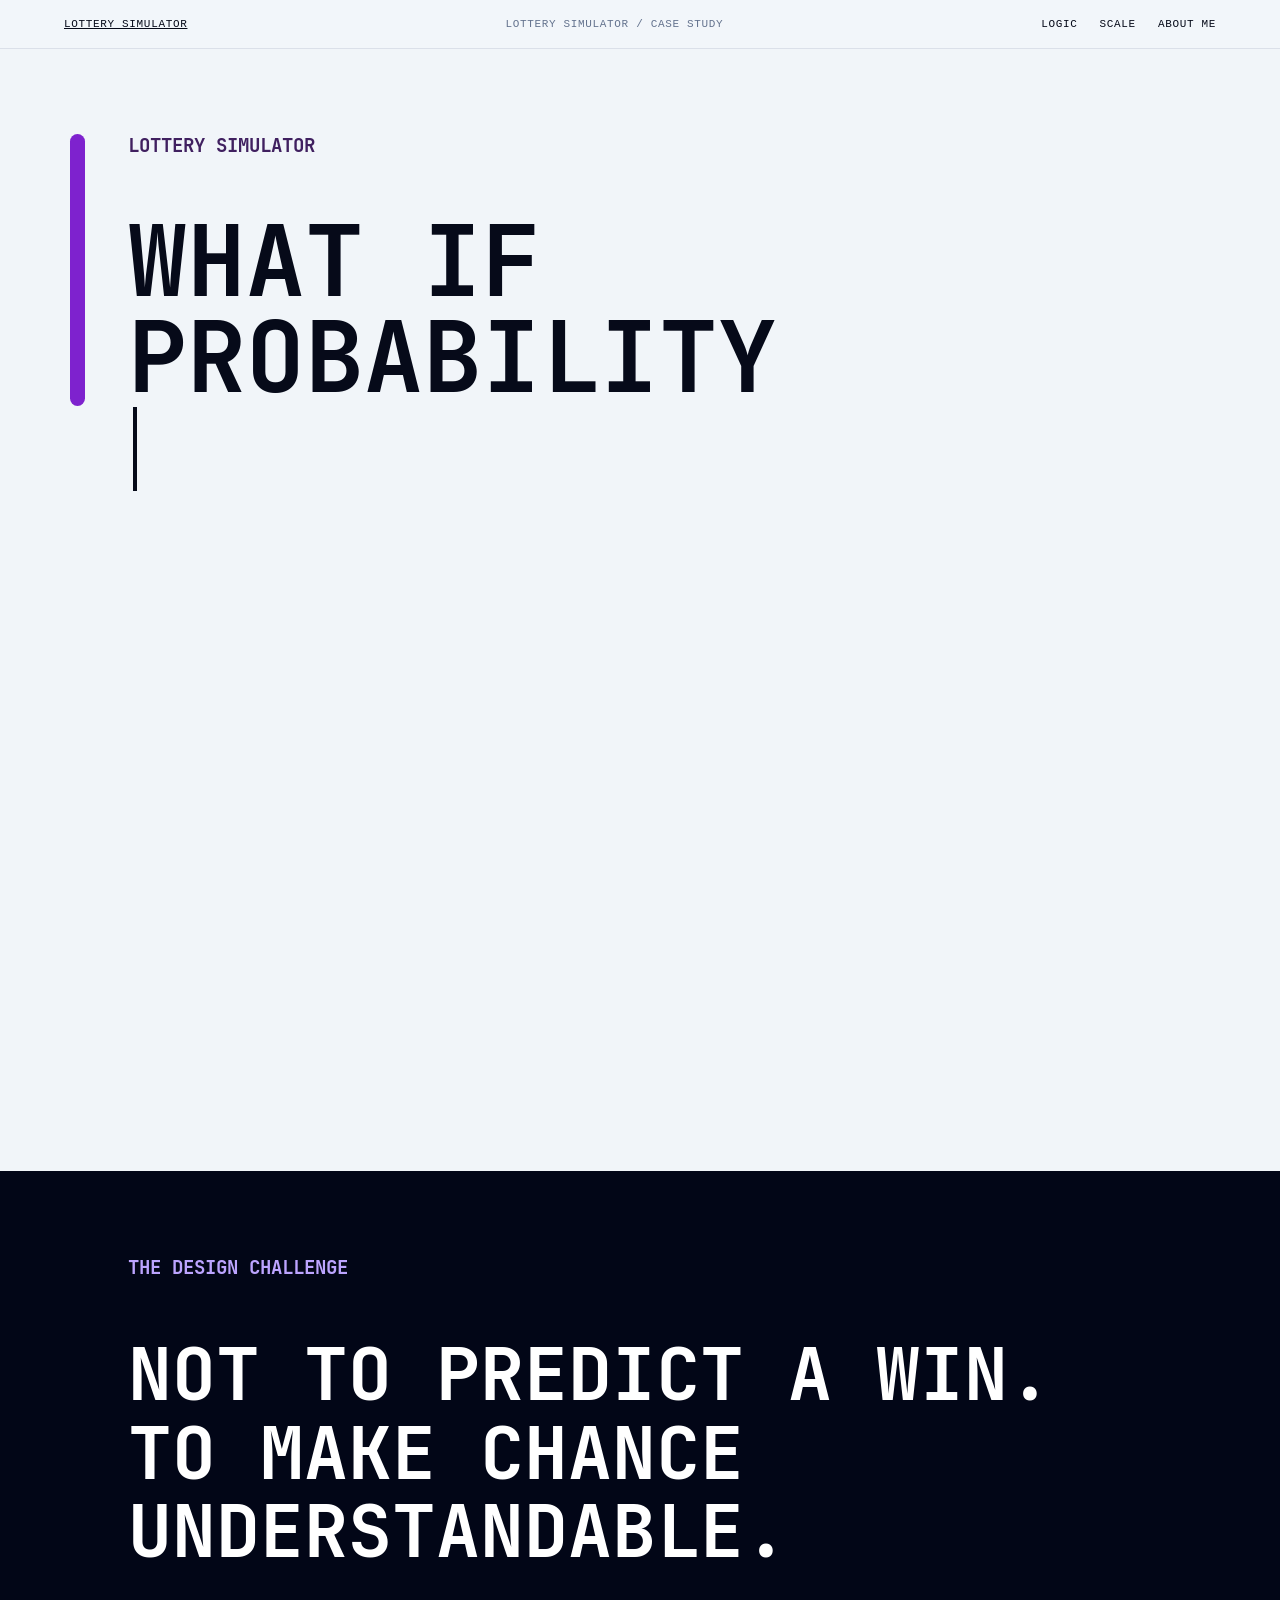
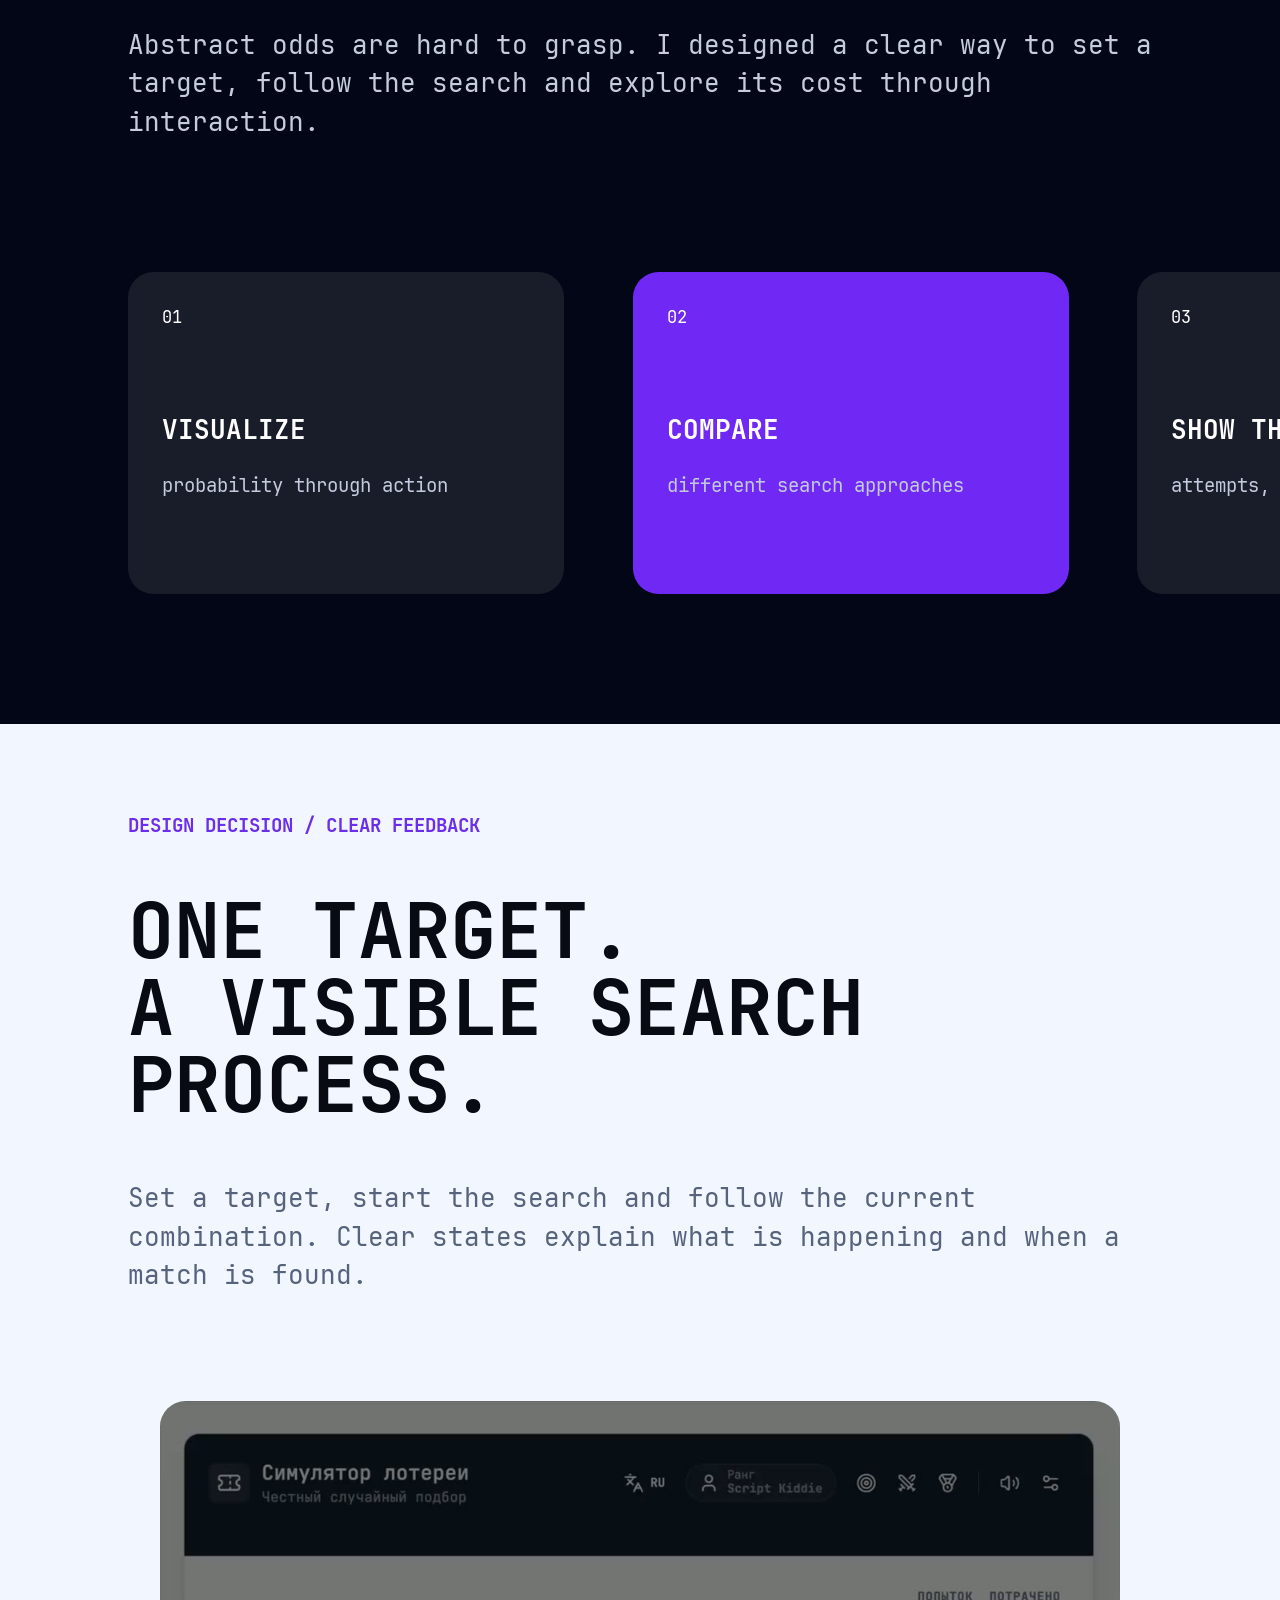
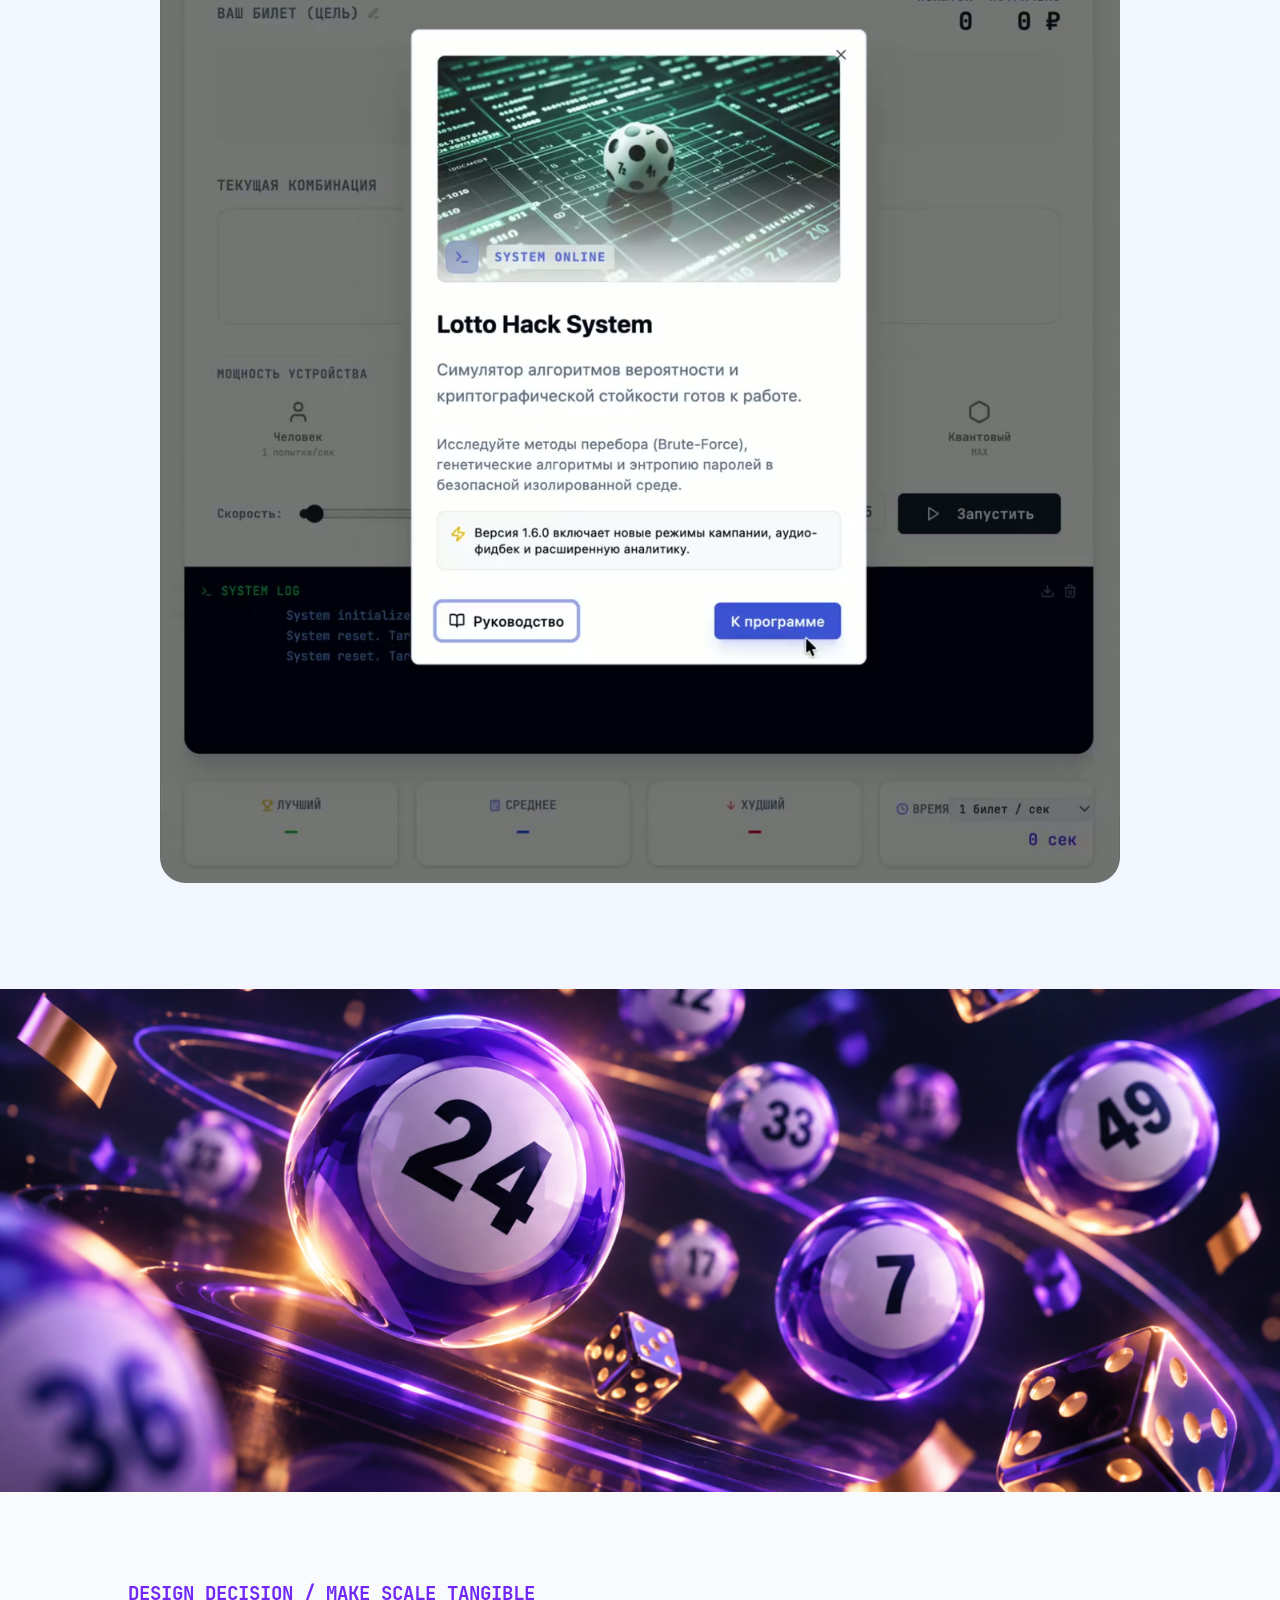
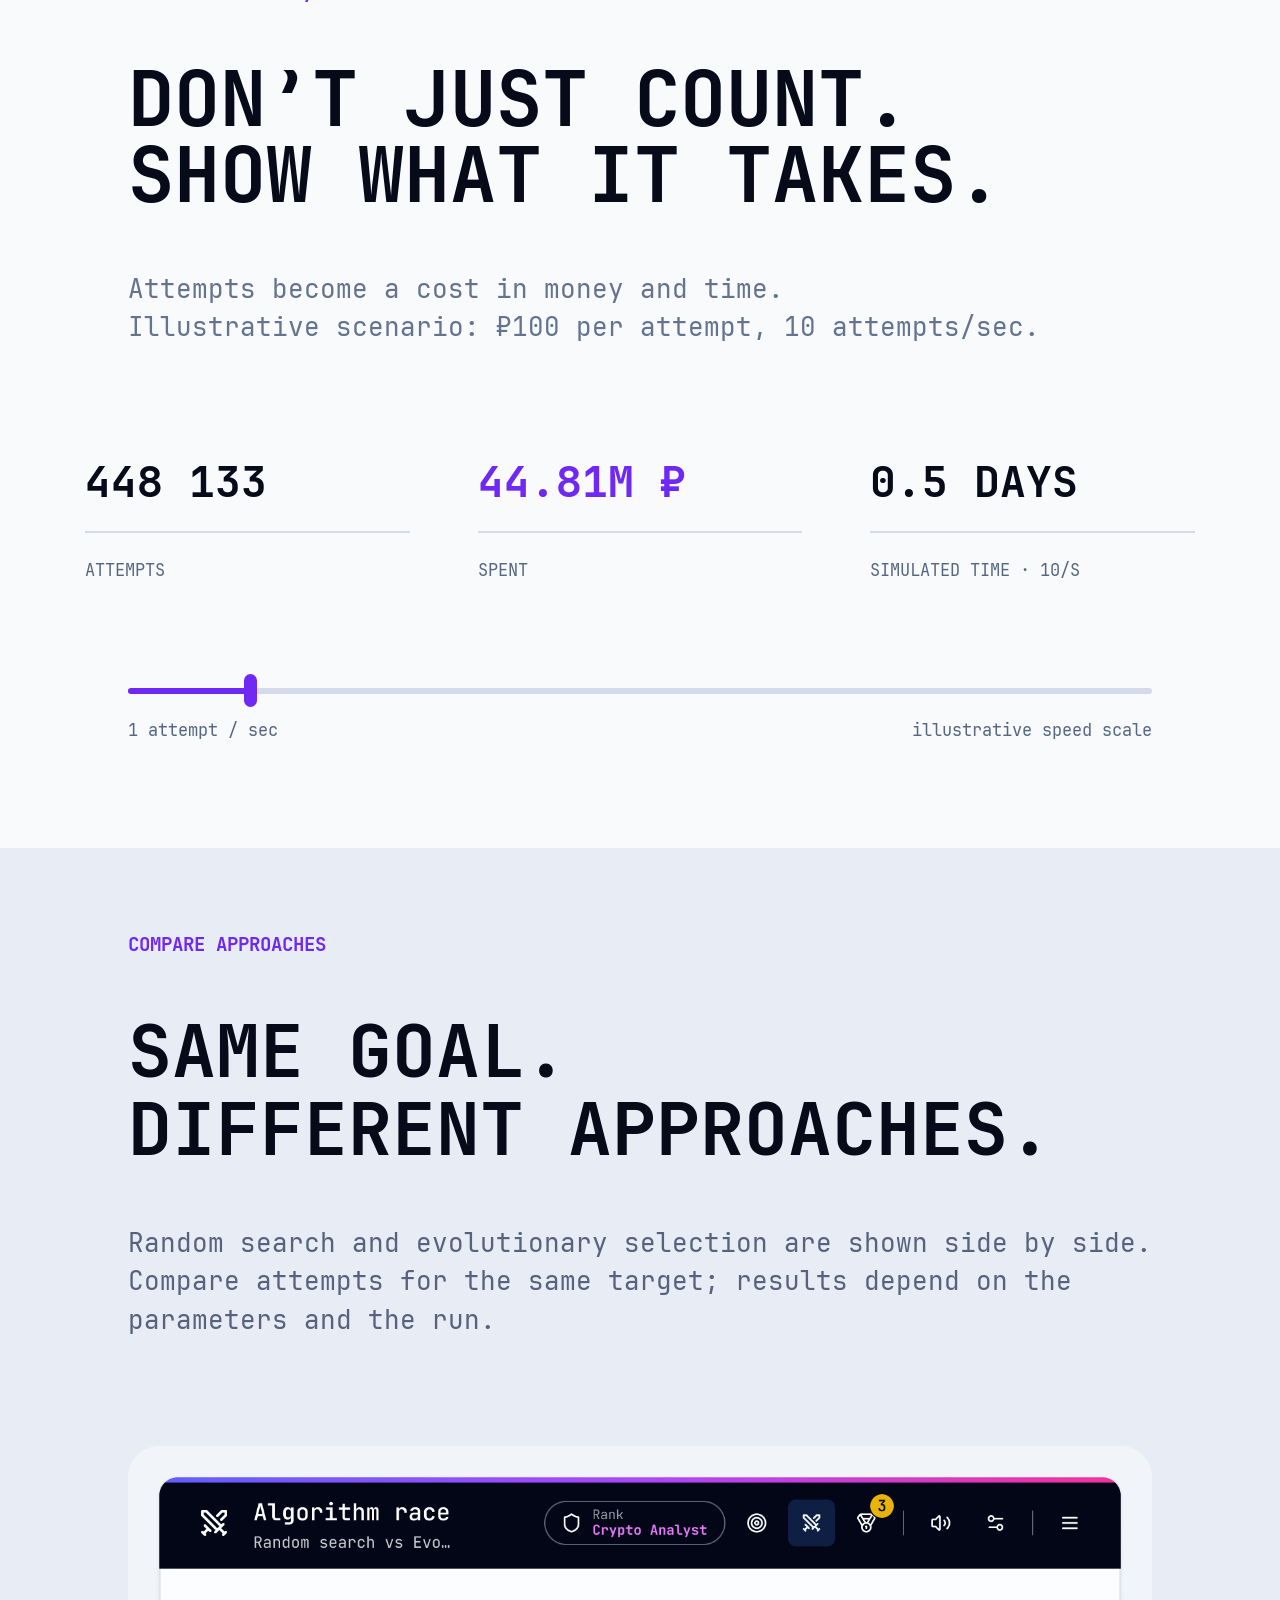
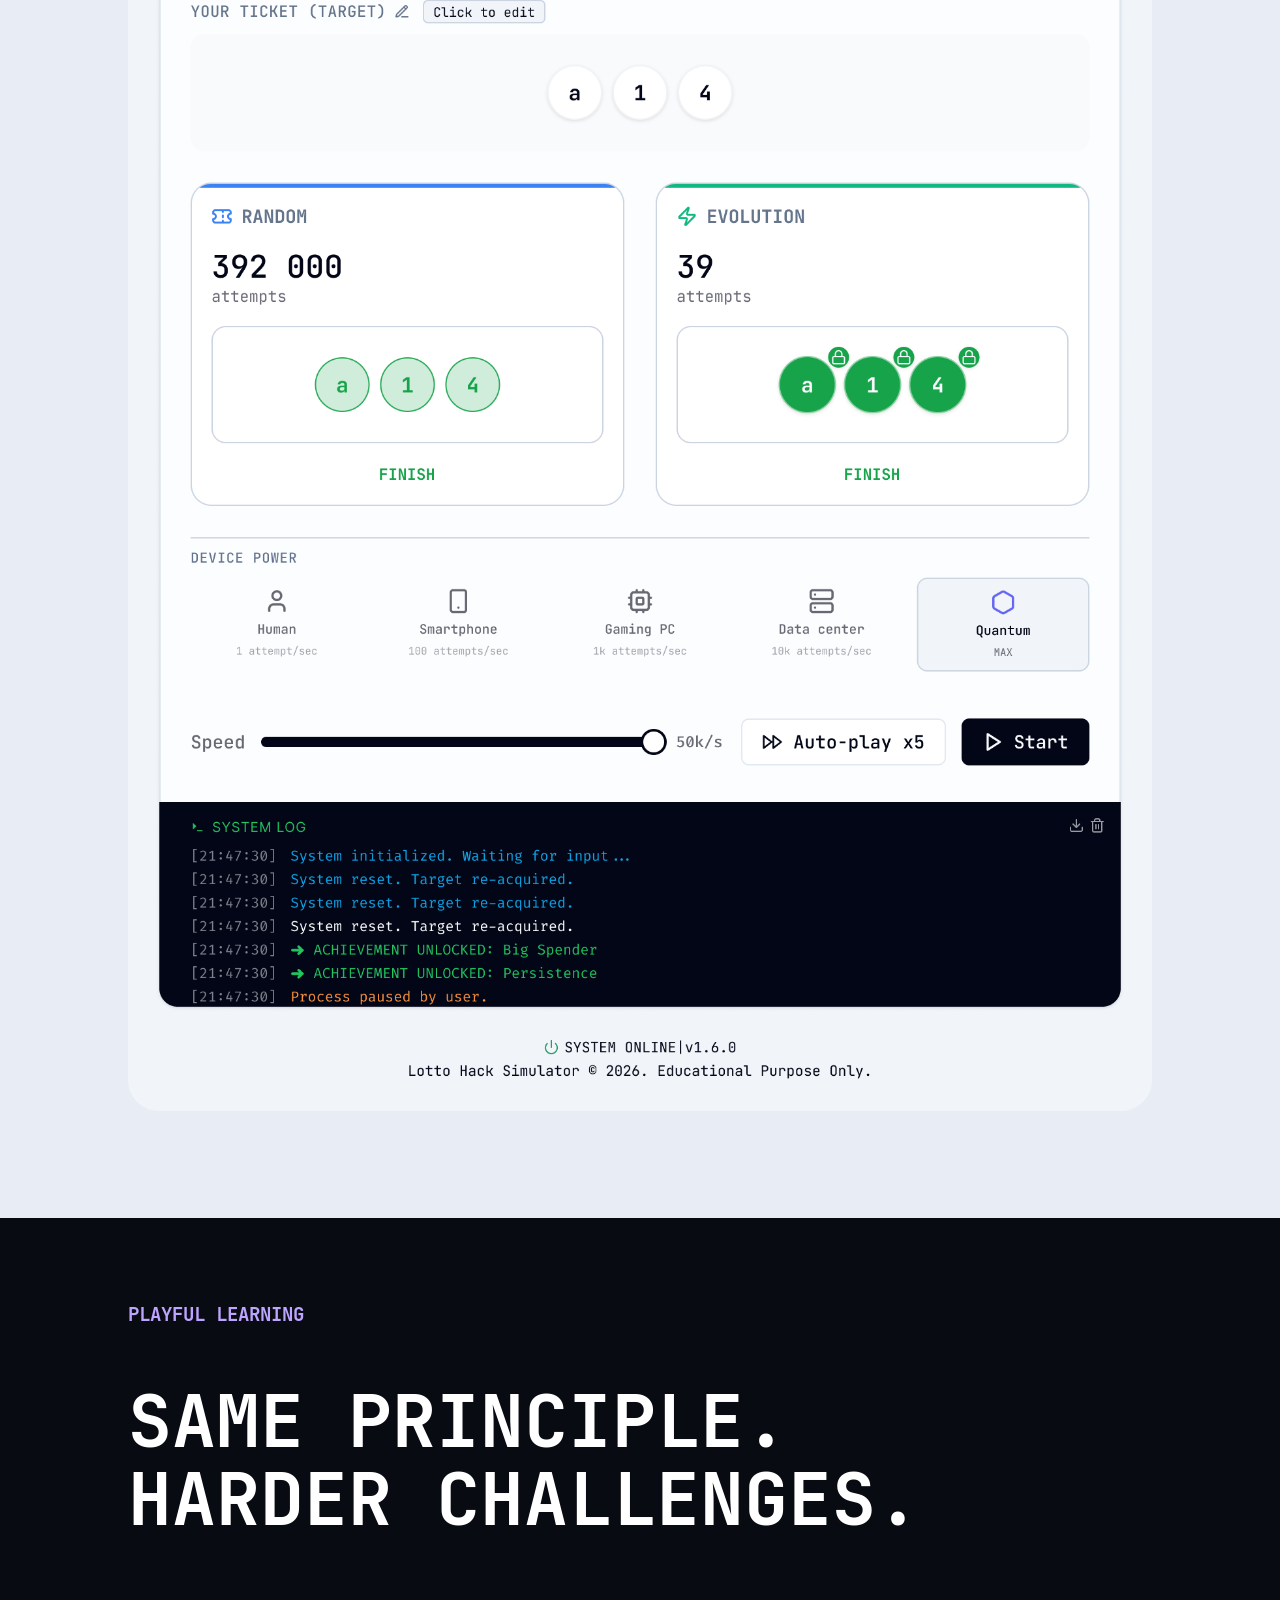
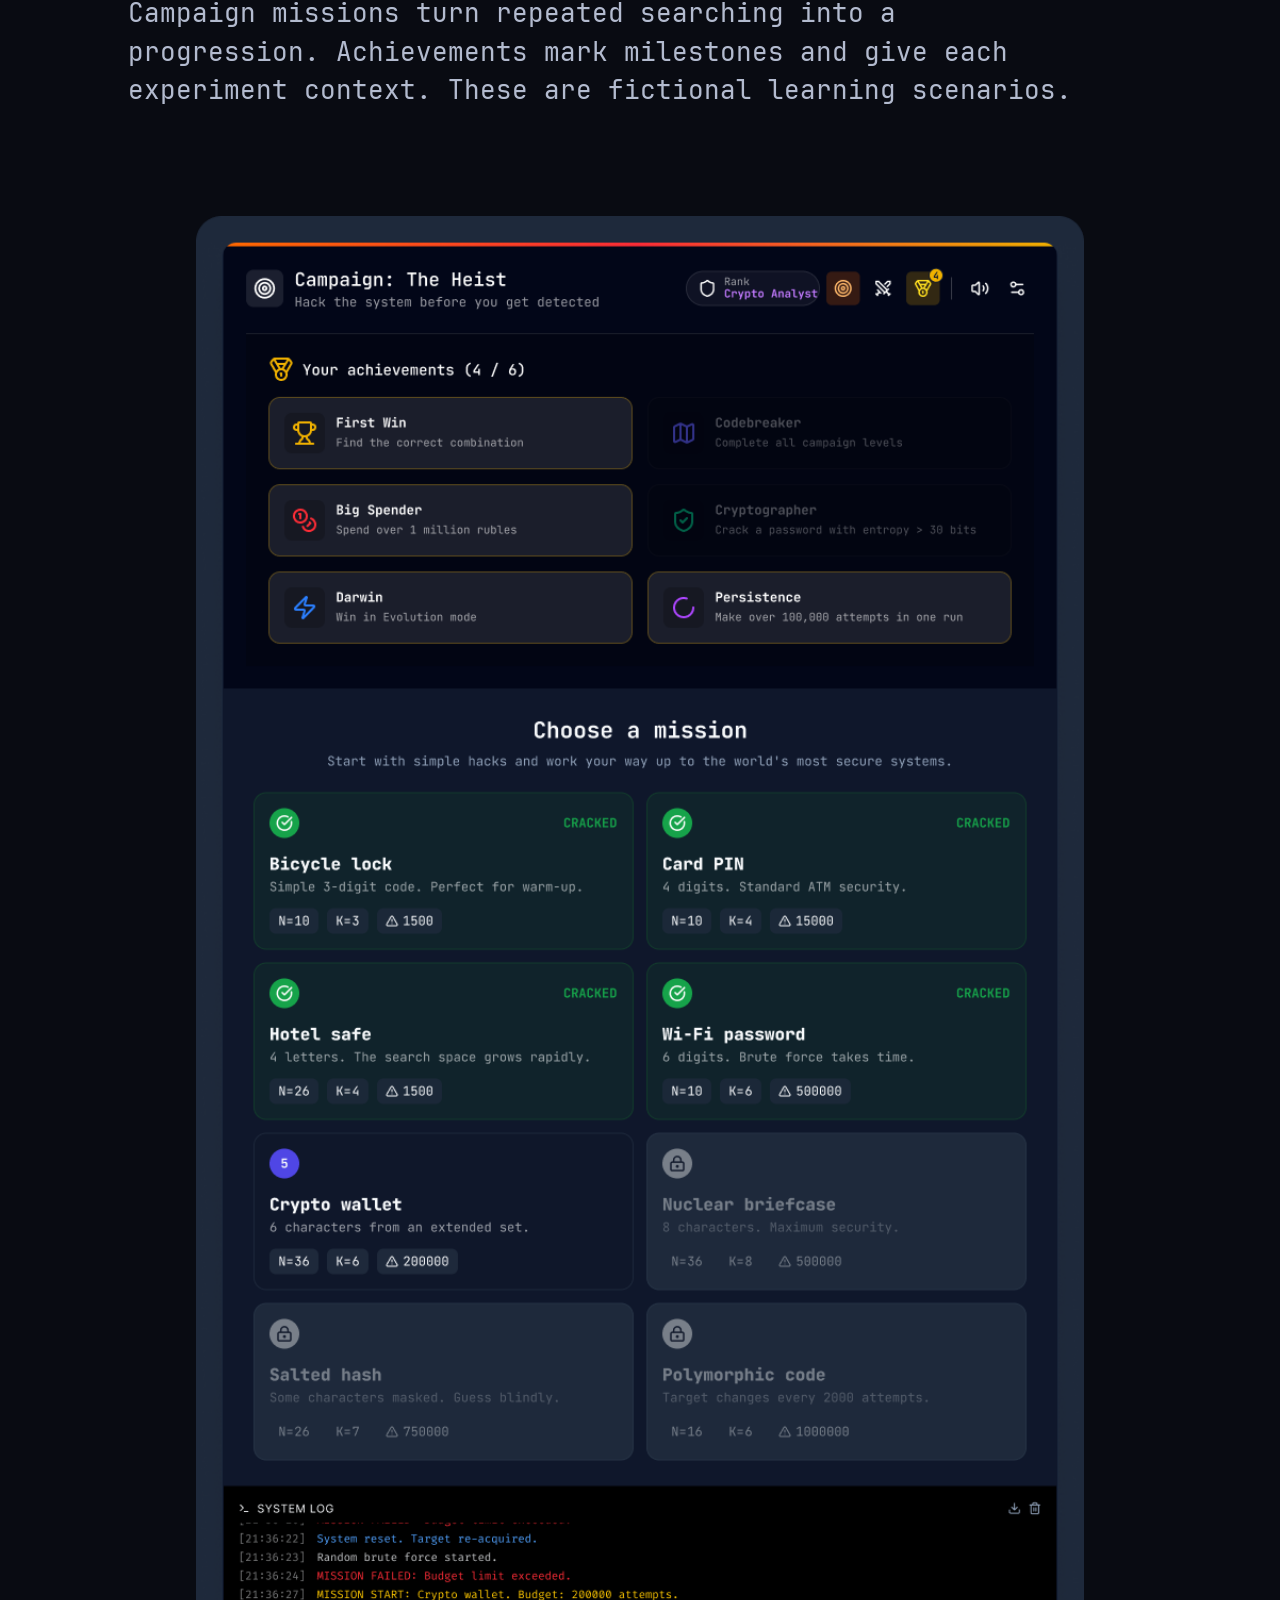
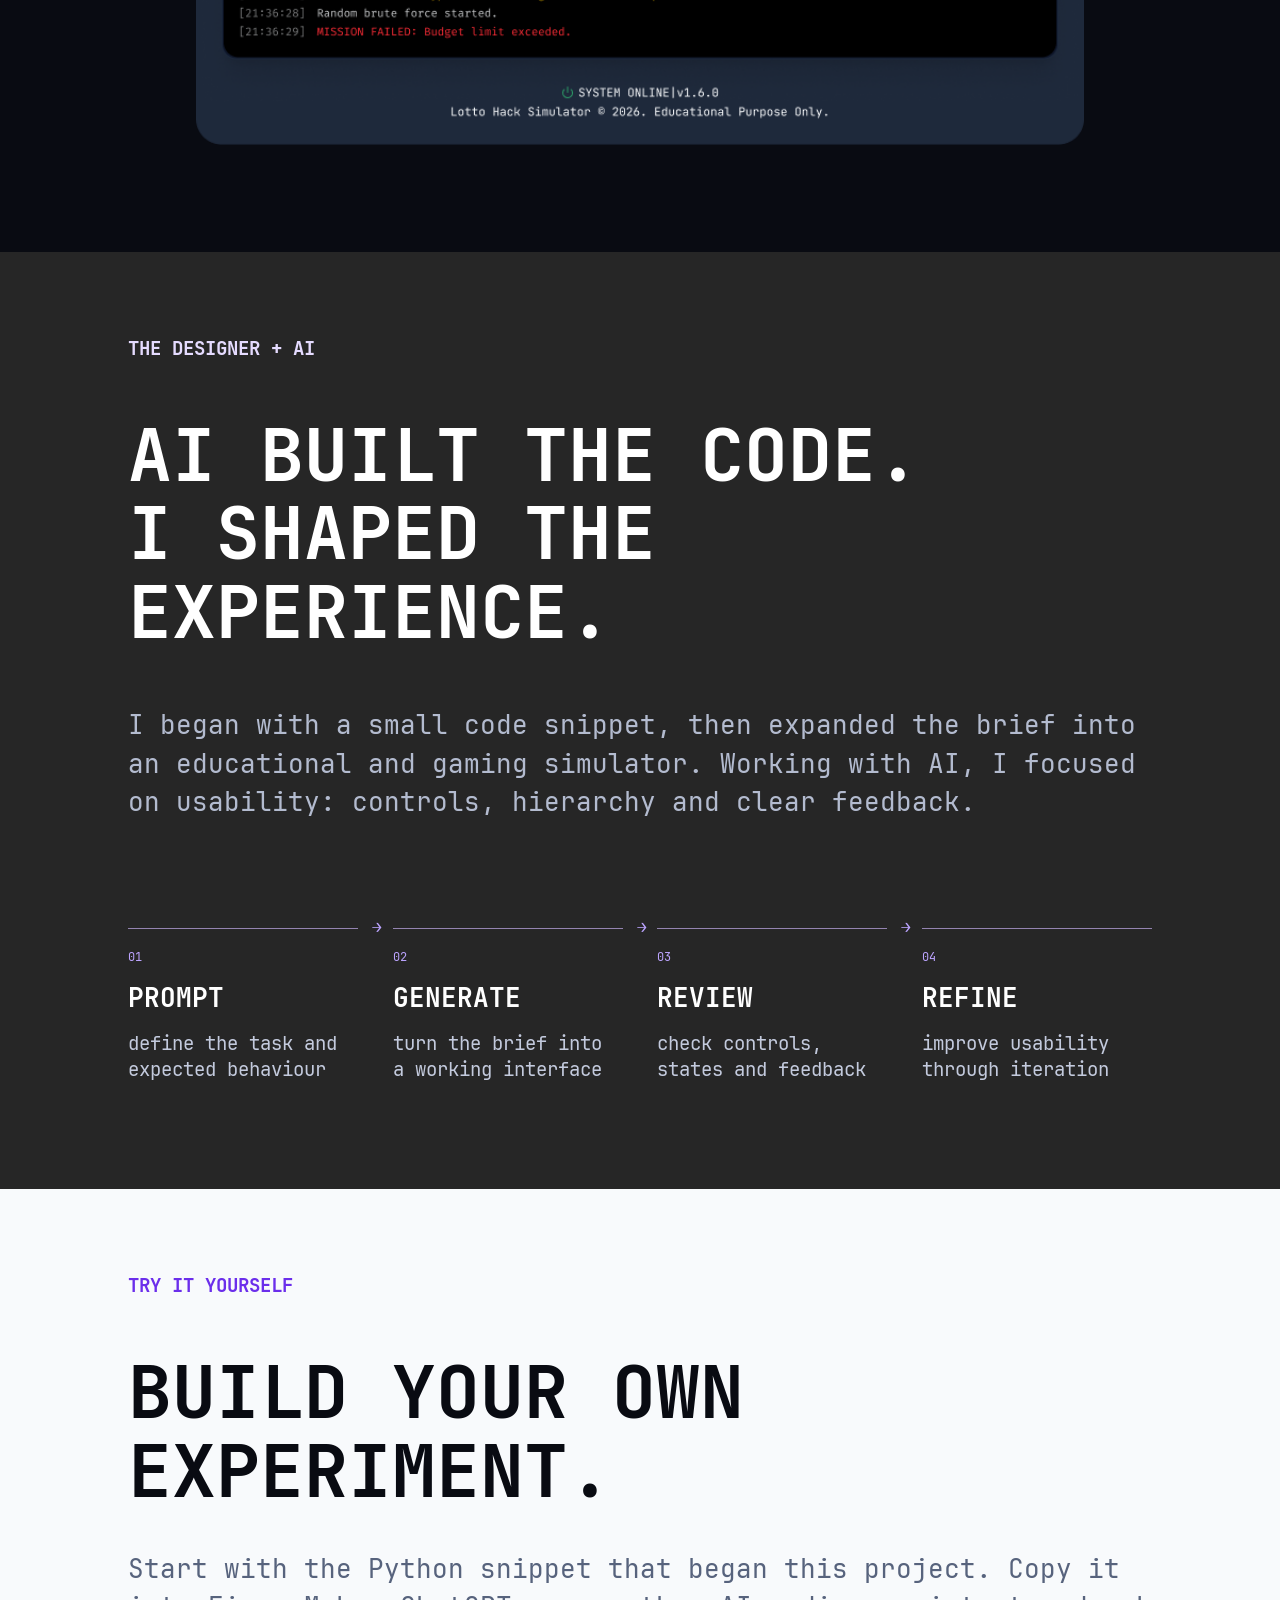
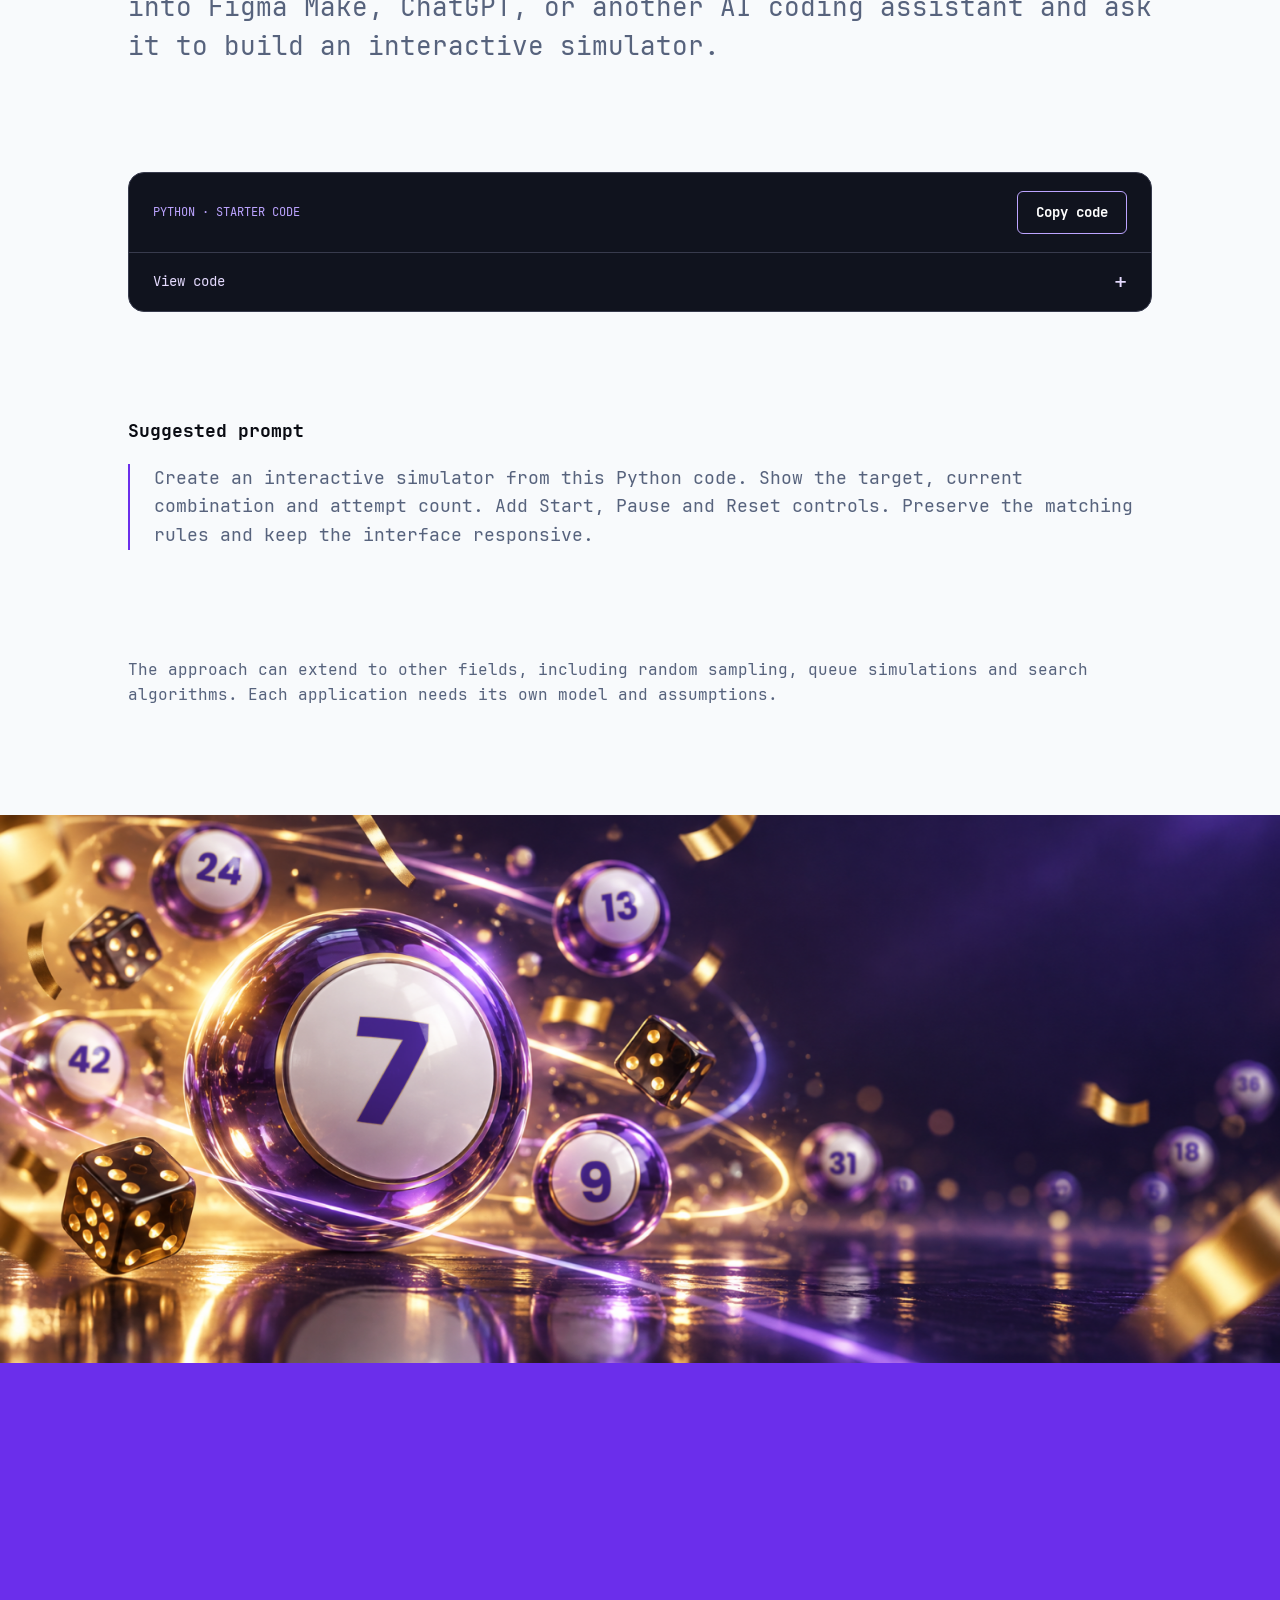
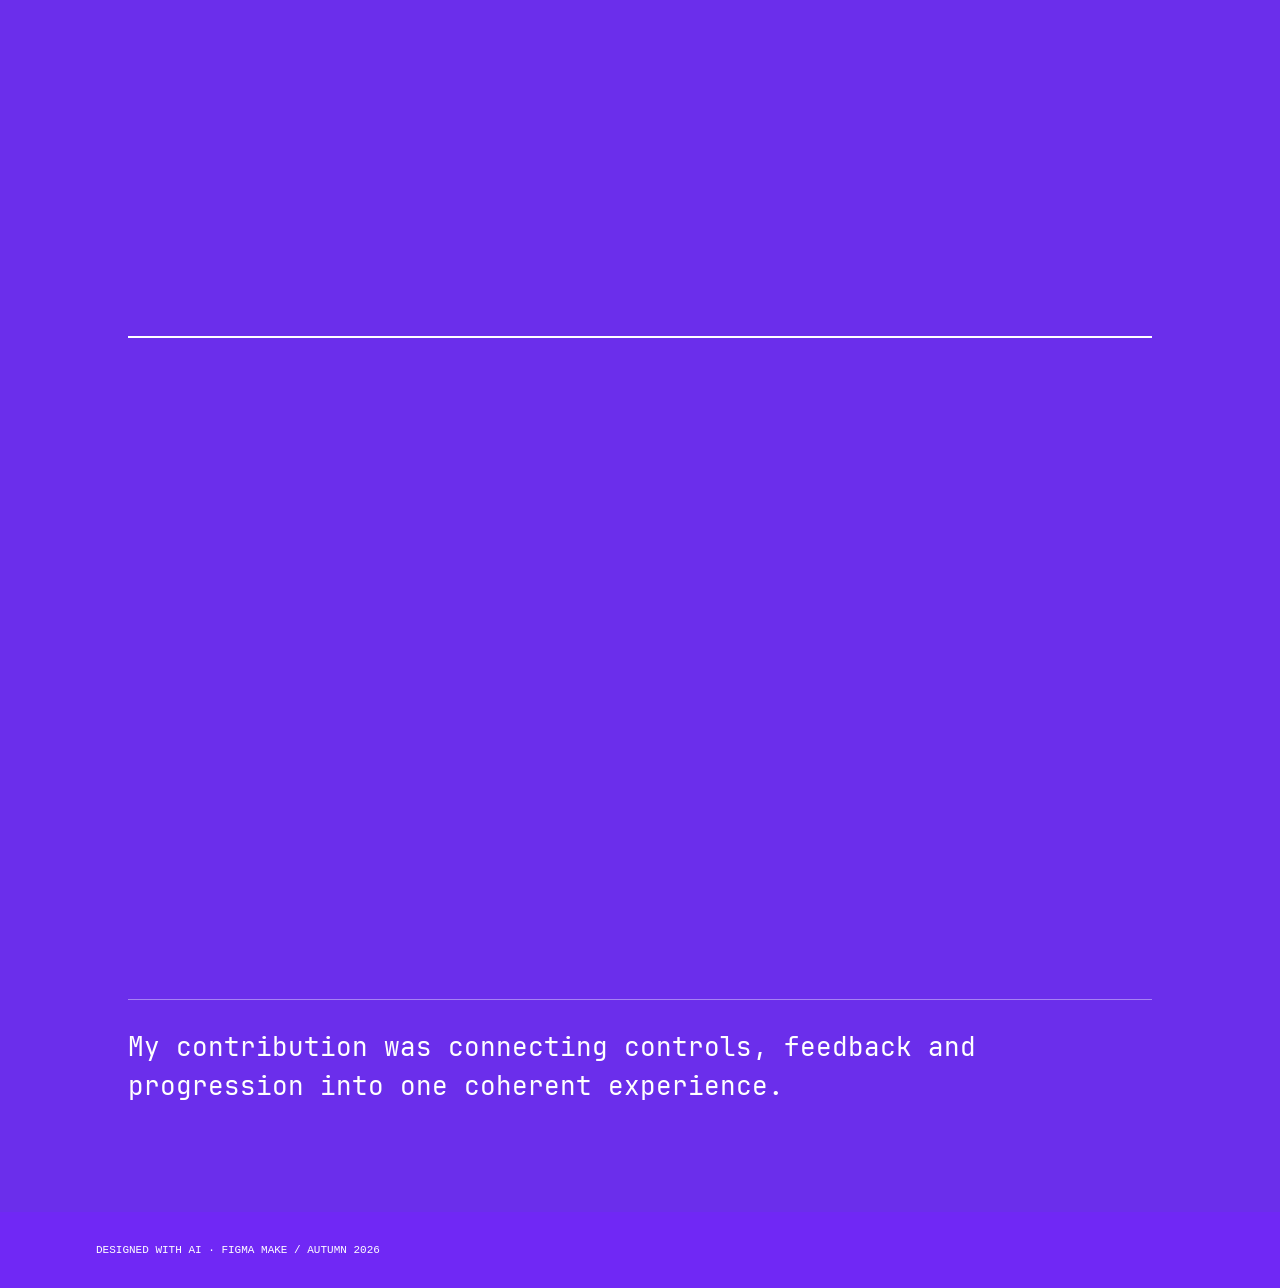
<file: index.html>
<!doctype html>
<html lang="en">
<head>
<meta charset="utf-8"><meta name="viewport" content="width=device-width, initial-scale=1">
<title>Lottery Simulator — Design + AI case study</title>
<style>
:root{--paper:#f2f6fa;--ink:#060a19;--purple:#7028f5;--muted:#64738e}*{box-sizing:border-box}html{scroll-behavior:smooth}body{margin:0;background:var(--paper);color:var(--ink);font-family:Menlo,Consolas,'Liberation Mono',monospace}button,a{-webkit-tap-highlight-color:transparent}button{font:inherit}a{color:inherit}header{padding:18px 5%;display:flex;align-items:center;justify-content:space-between;border-bottom:1px solid #dbe0e9;font-size:11px;letter-spacing:.06em}header span{color:var(--muted)}nav{display:flex;gap:22px}nav a{text-decoration:none}main{max-width:1600px;margin:auto}section{padding:70px 7.5%;position:relative;scroll-margin-top:20px;overflow:hidden}.kicker{font-size:13px;font-weight:bold;letter-spacing:.04em;margin:0 0 45px;color:var(--purple)}h1,h2,p{margin:0}h1{font-size:clamp(40px,5.5vw,88px);line-height:1.02;letter-spacing:-.045em;font-weight:700}h2{font-size:clamp(32px,4vw,64px);line-height:1.05;letter-spacing:-.04em}.hero{min-height:calc(100svh - 50px);padding-bottom:40px}.rail{position:absolute;left:3.5%;top:70px;bottom:70px;width:10px;border-radius:9px;background:linear-gradient(#8520cc,var(--purple));transform-origin:top}.hero-top{position:relative}.index{position:absolute;right:0;top:-10px;font-size:78px;line-height:1;color:#e5d9ff}.signals{position:absolute;right:0;bottom:8%;width:29%;display:grid;gap:24px}.signals i{height:6px;background:var(--purple);border-radius:5px;display:block;transform-origin:right}.signals i:nth-child(2){background:var(--ink);width:78%;margin-left:auto}.signals i:nth-child(3){width:57%;margin-left:auto}.hero-grid{display:grid;grid-template-columns:1fr 1fr;gap:70px;margin-top:75px}.body{font-size:clamp(15px,1.5vw,22px);line-height:1.55;color:var(--muted);max-width:640px}.stat{font-size:clamp(30px,3.8vw,56px);font-weight:bold;letter-spacing:-.035em;font-variant-numeric:tabular-nums}.caption{font-size:13px;line-height:1.6;color:var(--muted);margin-top:10px}.shot{width:100%;height:auto;display:block;margin-top:25px;filter:drop-shadow(0 18px 17px #16233a26)}.hero-footer{font-size:11px;font-weight:bold;margin-top:50px;display:flex;justify-content:space-between;gap:20px}.scroll-note{color:var(--muted)}.logic{background:#080b13;color:white;min-height:90svh;padding-top:90px;padding-bottom:100px}.logic .kicker{color:#bca4ff}.logic .body{color:#a6b0c4;margin-top:30px;max-width:850px}.cards{display:grid;grid-template-columns:repeat(4,1fr);gap:24px;margin-top:100px}.card{background:#191c29;border:1px solid #303340;border-radius:10px;padding:26px;min-height:260px;display:flex;flex-direction:column;transition:background  .8s cubic-bezier(.25,.1,.25,1),border-color .8s ease,box-shadow .8s ease}.card.active{background:var(--purple);border-color:var(--purple);box-shadow:0 0 45px #7028f522}.no{font-size:12px;color:#c9bedf}.card h3{font-size:22px;margin:48px 0 14px}.card p{font-size:12px;color:#b7bed0;line-height:1.6}.card.active p{color:white}.arrow{margin-top:auto;padding-top:25px;text-align:right;font-size:24px}.sequence{display:flex;align-items:center;justify-content:space-between;margin-top:30px;gap:20px;font-size:11px;color:#a6b0c4}.replay{border:1px solid #454452;border-radius:100px;color:white;background:transparent;padding:10px 16px;cursor:pointer}.replay:hover{border-color:#bca4ff}.metrics{min-height:95svh;padding-top:90px;padding-bottom:90px}.metrics .body{margin-top:35px;max-width:900px}.metric-grid{display:grid;grid-template-columns:repeat(3,1fr);gap:40px;margin-top:120px}.value{white-space:nowrap;font-size:clamp(25px,3.4vw,50px);font-weight:bold;letter-spacing:-.04em;font-variant-numeric:tabular-nums}.metric:nth-child(2) .value{color:var(--purple)}.label{border-top:2px solid #d4daea;padding-top:20px;margin-top:20px;color:#576783;font-size:12px}.track{height:5px;border-radius:5px;background:#d4daea;margin-top:95px;position:relative}.progress{height:100%;width:0;background:var(--purple);border-radius:inherit;position:relative}.progress:after{content:'';position:absolute;right:-6px;top:-14px;width:13px;height:33px;border-radius:10px;background:var(--purple)}.scale{display:flex;justify-content:space-between;margin-top:25px;color:#576783;font-size:12px}.metrics .replay{color:var(--ink);border-color:#c3cadd}.end{margin-top:70px;display:flex;justify-content:space-between;align-items:center;gap:20px;font-size:11px;color:var(--muted)}footer{background:var(--purple);color:white;padding:32px 7.5%;display:flex;justify-content:space-between;font-size:11px;gap:20px}.js .reveal{opacity:0;transform:translateY(24px)}.js section.entered .reveal{animation:reveal .8s cubic-bezier(.2,.7,.2,1) forwards;animation-delay:var(--delay,0s)}.js .logic.entered .card.reveal{animation-duration:1.1s}.js .rail{transform:scaleY(0)}.js .entered .rail{animation:rail 1s .1s both}.js .signals i{transform:scaleX(0)}.js .entered .signals i{animation:rail .8s .5s both}.js .entered .signals i:nth-child(2){animation-delay:.65s}.js .entered .signals i:nth-child(3){animation-delay:.8s}h1 span{display:block}@keyframes reveal{to{opacity:1;transform:translateY(0)}}@keyframes rail{to{transform:scale(1)}}:focus-visible{outline:3px solid #b38aff;outline-offset:5px}@media(max-width:700px){header{font-size:10px}header span{display:none}nav{gap:14px}section{padding:45px 7%}.hero{padding-left:10%;min-height:auto}.rail{left:4%;width:5px;top:45px;bottom:45px}.kicker{font-size:11px;margin-bottom:32px}.index{font-size:40px;top:0}.hero h1{padding-top:35px}.signals{position:static;width:42%;gap:12px;margin:30px 0 0 auto}.signals i{height:4px}.hero-grid{grid-template-columns:1fr;gap:30px;margin-top:35px}.hero-footer{margin-top:35px;font-size:9px}.cards{grid-template-columns:1fr 1fr;gap:12px;margin-top:45px}.card{padding:20px;min-height:220px}.card h3{font-size:18px;margin-top:35px}.logic,.metrics{min-height:auto;padding-top:60px;padding-bottom:60px}.metric-grid{grid-template-columns:1fr;gap:30px;margin-top:60px}.value{font-size:38px}.label{margin-top:12px;padding-top:12px}.track{margin-top:65px}.end{margin-top:50px;align-items:flex-start}footer{font-size:9px}.sequence{font-size:10px}}@media(prefers-reduced-motion:reduce){html{scroll-behavior:auto}*,*:before,*:after{animation:none!important;transition:none!important}.js .reveal{opacity:1;transform:none}.js .rail,.js .signals i{transform:none}}

.question{background:#06091a;color:white}.question .body,.iteration .body,.experiment .body{color:#b3bbcf;margin-top:35px;max-width:950px}.question .kicker,.iteration .kicker,.experiment .kicker{color:#bca4ff}.feature-image{display:block;width:min(100%,940px);height:auto;margin:65px auto 0;border-radius:12px}.three-notes{display:grid;grid-template-columns:repeat(3,1fr);gap:25px;margin-top:50px}.note{padding:28px;background:#191c29;border-radius:10px;min-height:160px}.note:nth-child(2){background:var(--purple)}.note h3{font-size:18px;margin:28px 0 12px}.note p{font-size:12px;line-height:1.6;color:#c3cadd}.art{padding:0;overflow:hidden}.art img{display:block;width:100%;height:auto}.js .art img{transform:scale(1.055);opacity:.65;transition:transform 2s ease,opacity 1.4s ease}.js .art.entered img{transform:scale(1);opacity:1}.iteration{background:#090c13;color:white}.iteration-grid{display:grid;grid-template-columns:1.7fr 1fr;gap:65px;margin-top:65px;align-items:start}.iteration-grid img{width:100%;height:auto;border-radius:16px}.workflow{display:grid;gap:22px}.workflow div{padding:25px;background:#191c29;border:1px solid #303340;border-radius:14px;min-height:125px}.workflow small{color:#bca4ff}.workflow strong{display:block;margin-top:35px;font-size:22px}.js .entered .workflow div{animation:workflow 9s ease both;animation-delay:var(--step)}@keyframes workflow{0%,5%{background:#191c29}12%,24%{background:#7028f5}33%,100%{background:#191c29}}.js .entered .workflow div:last-child{animation-name:workflowLast}@keyframes workflowLast{0%,5%{background:#191c29}12%,100%{background:#7028f5}}.experiment{background:#252525;color:white}.experiment .outcome{font-size:12px;letter-spacing:.08em;margin-top:60px;color:#c6c6d0}.interface-showcase{padding-top:0}.interface-showcase img{margin-top:0;max-width:1000px}.closing{background:#7028f5;color:white;padding-top:80px;padding-bottom:100px}.closing .kicker,.closing .body,.closing .caption{color:white}.closing h2{font-size:clamp(38px,5.8vw,90px);line-height:1.02;letter-spacing:-.045em}.closing h2 span{display:block}.closing-grid{display:grid;grid-template-columns:1.8fr 1fr;gap:70px;border-top:2px solid white;padding-top:50px;margin-top:50px}.closing .stat{font-size:clamp(50px,7vw,110px)}.closing .body{font-size:clamp(15px,1.5vw,22px)}.closing .three-notes{margin-top:95px}.closing .note{background:white;color:var(--ink);min-height:190px}.closing .note h3{color:var(--purple);margin:0 0 45px}.closing .note p{color:var(--ink)}@media(max-width:700px){.three-notes{grid-template-columns:1fr;gap:14px;margin-top:35px}.note{min-height:130px}.feature-image{margin-top:40px}.iteration-grid{grid-template-columns:1fr;gap:30px;margin-top:40px}.workflow{grid-template-columns:1fr 1fr;gap:12px}.workflow div{min-height:125px;padding:20px}.workflow strong{font-size:17px;margin-top:30px}.closing-grid{grid-template-columns:1fr;gap:35px;padding-top:30px;margin-top:35px}.closing .three-notes{margin-top:45px}.closing .note{min-height:150px}.closing .note h3{margin-bottom:30px}}@media(prefers-reduced-motion:reduce){.js .art img{opacity:1;transform:none}}

.sim-shell{margin-top:25px;padding:14px;border-radius:18px;background:#f0f4f9;box-shadow:0 20px 35px #16233a26;font-family:Arial,sans-serif;container-type:inline-size}.sim-window{border-radius:10px;overflow:hidden;background:white;border:1px solid #dfe4ed}.sim-header{background:#05091b;color:white;padding:15px;display:flex;justify-content:space-between;gap:10px}.sim-header strong{display:block;font-size:12px;font-weight:600}.sim-header small{display:block;font-size:9px;color:#c7ccdb;margin-top:5px}.sim-count{text-align:right;font-size:7px;color:#bbc5dc;min-width:48px}.sim-count strong{margin-top:4px;font-variant-numeric:tabular-nums;font-size:15px;color:white}.sim-body{padding:16px}.sim-label{font-size:8px;color:#536583;margin-bottom:12px;display:flex;justify-content:space-between;align-items:center}.sim-label span{border:1px solid #e0e5ed;padding:4px;border-radius:4px;font-size:7px;color:#101629}.sim-balls{display:flex;justify-content:center;gap:7px;padding:20px 8px;border-radius:7px;min-height:64px}.sim-target{background:#f6f8fb;margin-bottom:20px}.sim-balls b{display:grid;place-items:center;width:27px;height:27px;border-radius:50%;font-size:11px;background:white;box-shadow:0 1px 3px #16233a18;font-weight:600;transition:background .35s,color .35s,transform .35s; font-variant-numeric:tabular-nums}.sim-current{border:1px solid #dce3ef}.sim-current b{background:#f0f4f9;color:#899bb7;box-shadow:none}.sim-current b.match{background:#d5f6e2;color:#248551;transform:translateY(-2px)}.sim-current.finished{border-color:#88d4a9;background:#f5fcf8;transition:background .6s,border-color .6s}.sim-controls{display:flex;align-items:center;justify-content:space-between;margin-top:23px;gap:10px}.sim-speed{font-size:8px;display:flex;align-items:center;gap:8px}.sim-speed span{display:block;width:75px;height:4px;border-radius:9px;background:#eef2f8;position:relative}.sim-speed i{display:block;width:45%;height:4px;background:#080c21;border-radius:9px}.sim-speed i:after{content:'';display:block;position:absolute;width:9px;height:9px;background:white;border:1px solid #080c21;border-radius:50%;left:40%;top:-3px}.sim-controls button{border:0;border-radius:5px;background:#05091b;color:white;font-size:9px;padding:9px 12px;cursor:pointer;transition:transform .2s,background .35s}.sim-controls button.pressed{transform:scale(.95);background:#7028f5}.sim-status{font-size:8px;color:#7e8ca4;margin-top:13px;min-height:12px}.sim-status.success{color:#248551}@container(max-width:300px){.sim-header{padding:11px}.sim-header strong{font-size:10px}.sim-header small{font-size:7px}.sim-body{padding:11px}.sim-balls{gap:5px;padding:16px 4px}.sim-balls b{width:24px;height:24px;font-size:10px}.sim-label{font-size:7px}.sim-speed span{width:55px}}

.achievement-motion{position:relative;container-type:inline-size;isolation:isolate;overflow:hidden;border-radius:3cqw}.achievement-motion>img{display:block;width:100%;height:auto}.achievement-slider{position:absolute;left:51.5%;width:35.3%;height:4%;background:#05091b;top:23.7%;display:flex;align-items:center;--fill:28.6%}.achievement-slider:before{content:'';width:100%;height:1.05cqw;background:#1e293b;border-radius:9px}.achievement-slider i{position:absolute;left:0;top:50%;height:1.05cqw;width:var(--fill);transform:translateY(-50%);border-radius:9px;background:#204fdf}.achievement-slider b{position:absolute;left:var(--fill);top:50%;width:2.6cqw;height:2.6cqw;border: .25cqw solid #f1f5ff;background:#204fdf;border-radius:50%;transform:translate(-50%,-50%);box-shadow:0 1px 3px #0004}.slider-k{top:36.5%;--fill:55%}.achievement-highlight{position:absolute;left:6.1%;width:43.4%;height:11.2%;border-radius:1.5cqw;opacity:0;box-shadow:inset 0 0 0 .17cqw #e7b729,0 0 2.5cqw #e7b72930;background:linear-gradient(110deg,#e7b72914,transparent)}.achievement-first{top:57.2%}.achievement-spent{top:70.5%}.achievement-darwin{top:83.8%}.achievement-persist{top:83.8%;left:51.1%;box-shadow:inset 0 0 0 .17cqw #9655ff,0 0 3cqw #9655ff44;background:linear-gradient(110deg,#9655ff20,transparent)}.achievement-motion.playing .achievement-slider i{animation:setting-fill 2.8s cubic-bezier(.22,.7,.2,1) both}.achievement-motion.playing .achievement-slider b{animation:setting-knob 2.8s cubic-bezier(.22,.7,.2,1) both}.achievement-motion.playing .slider-k i,.achievement-motion.playing .slider-k b{animation-delay:.45s}.achievement-motion.playing .achievement-highlight{animation:achievement-light 2s ease-in-out both;animation-delay:3s}.achievement-motion.playing .achievement-spent{animation-delay:4.25s}.achievement-motion.playing .achievement-darwin{animation-delay:5.5s}.achievement-motion.playing .achievement-persist{animation-delay:6.75s}@keyframes setting-fill{0%{width:8%}100%{width:var(--fill)}}@keyframes setting-knob{0%{left:8%}100%{left:var(--fill)}}@keyframes achievement-light{0%{opacity:0}35%,65%{opacity:1}100%{opacity:0}}@media(prefers-reduced-motion:reduce){.achievement-highlight{display:none}}

.sim-start-wrap{position:relative;display:flex;align-items:center}.sim-start-hint{position:absolute;right:0;bottom:calc(100% + 4px);white-space:nowrap;border:1px solid var(--purple);border-radius:5px;padding:8px 10px;background:var(--paper);color:var(--purple);font-family:Menlo,Consolas,'Liberation Mono',monospace;font-size:11px;line-height:1.35;opacity:0;transform:translateY(5px);animation:sim-hint-appear 1.8s cubic-bezier(.22,.61,.36,1) .5s forwards;pointer-events:none}.sim-start-hint span{display:inline-block;margin-left:5px}.sim-has-started .sim-start-hint{animation:none;opacity:0;visibility:hidden;transition:opacity .3s,visibility .3s}@keyframes sim-hint-appear{to{opacity:1;transform:translateY(0)}}@media(prefers-reduced-motion:reduce){.sim-start-hint{opacity:1;transform:none}.sim-has-started .sim-start-hint{opacity:0}}
</style>
<link rel="stylesheet" href="figma-layout.css">
<link rel="stylesheet" href="concept.css">
<link rel="stylesheet" href="build-experiment.css">
<link rel="stylesheet" href="first-illustration-motion.css">
</head>
<body>
<header><a href="https://www.figma.com/make/NDCfwMz0ikwRBKITcNZsVb/Similation-Lottery?t=h5oyqw1fBOSqfUuE-20&amp;fullscreen=1" target="_blank" rel="noopener noreferrer">LOTTERY SIMULATOR</a><span>LOTTERY SIMULATOR / CASE STUDY</span><nav aria-label="Sections"><a href="#logic">LOGIC</a><a href="#metrics">SCALE</a><a href="resume.html">ABOUT ME</a></nav></header>
<main>
<section id="hero" class="hero" aria-labelledby="hero-title"><div class="rail" aria-hidden="true"></div><div class="hero-top"><p class="kicker reveal">LOTTERY SIMULATOR</p><h1 id="hero-title"><span class="reveal" style="--delay:.15s">WHAT IF</span><span class="reveal" style="--delay:.3s">PROBABILITY</span><span class="reveal" style="--delay:.45s">FELT PHYSICAL?</span></h1></div><div class="hero-grid"><p class="body reveal" style="--delay:.6s">An educational simulator built with AI. My role: make its logic, controls and feedback understandable.</p><div class="reveal" style="--delay:.75s"><div class="stat">13,983,816</div><p class="caption">reference: a 6/49 lottery<br>simulator parameters vary</p></div></div><div class="hero-footer reveal" style="--delay:.9s"><div class="make-credit"><img src="assets/figma-make.svg" width="32" height="32" alt="Figma Make"><span>FIGMA MAKE · PROTOTYPING WITH AI</span></div><span class="scroll-note">SCROLL TO EXPLORE ↓</span></div></section>
<section id="question" class="question"><p class="kicker reveal">THE DESIGN CHALLENGE</p><h2 class="reveal" style="--delay:.15s">NOT TO PREDICT A WIN.<br>TO MAKE CHANCE UNDERSTANDABLE.</h2><p class="body reveal" style="--delay:.3s">Abstract odds are hard to grasp. I designed a clear way to set a target, follow the search and explore its cost through interaction.</p><div class="three-notes"><article class="note" style="--delay:.5s"><small>01</small><h3>VISUALIZE</h3><p>probability through action</p></article><article class="note" style="--delay:.65s"><small>02</small><h3>COMPARE</h3><p>different search approaches</p></article><article class="note" style="--delay:.8s"><small>03</small><h3>SHOW THE COST</h3><p>attempts, time and money</p></article></div></section>
<section id="logic" class="logic" aria-labelledby="logic-title"><p class="kicker reveal">DESIGN DECISION / CLEAR FEEDBACK</p><h2 id="logic-title" class="reveal" style="--delay:.1s">ONE TARGET.<br>A VISIBLE SEARCH PROCESS.</h2><p class="body reveal" style="--delay:.2s">Set a target, start the search and follow the current combination. Clear states explain what is happening and when a match is found.</p><div class="demo-video-frame"><video id="logic-demo" width="1200" height="1352" muted playsinline loop preload="metadata" poster="assets/lottery-demo-poster.jpg" aria-label="Lottery Simulator: interface demonstration"><source src="assets/lottery-demo.mp4" type="video/mp4">Your browser does not support embedded video.</video></div><span id="loop-status" hidden></span></section>
<section id="balls" class="art" aria-label="Lottery illustration"><img src="assets/illustration-chance.png" alt="Фиолетовые лотерейные шары" loading="lazy"></section>
<section id="metrics" class="metrics" aria-labelledby="metrics-title"><p class="kicker reveal">DESIGN DECISION / MAKE SCALE TANGIBLE</p><h2 id="metrics-title" class="reveal" style="--delay:.1s">DON’T JUST COUNT.<br>SHOW WHAT IT TAKES.</h2><p class="body reveal" style="--delay:.2s">Attempts become a cost in money and time.<br>Illustrative scenario: ₽100 per attempt, 10 attempts/sec.</p><div class="metric-grid reveal" style="--delay:.3s"><div class="metric"><div class="value" id="attempts">2 448 462</div><div class="label">ATTEMPTS</div></div><div class="metric"><div class="value" id="spent">244.85M ₽</div><div class="label">SPENT</div></div><div class="metric"><div class="value" id="days">2.8 DAYS</div><div class="label">SIMULATED TIME · 10/S</div></div></div><div class="reveal" style="--delay:.4s"><div class="track" aria-hidden="true"><div class="progress"></div></div><div class="scale"><span>1 attempt / sec</span><span>illustrative speed scale</span></div></div></section>
<section id="interface" class="interface-showcase" aria-labelledby="comparison-title"><div class="comparison-heading"><p class="kicker reveal">COMPARE APPROACHES</p><h2 id="comparison-title" class="reveal">SAME GOAL.<br>DIFFERENT APPROACHES.</h2><p class="body reveal">Random search and evolutionary selection are shown side by side. Compare attempts for the same target; results depend on the parameters and the run.</p></div><img class="feature-image reveal" src="assets/race-english.png" width="1570" height="1940" alt="Симулятор: сравнение алгоритмов и результаты" loading="lazy"></section>
<section id="iteration" class="iteration"><p class="kicker reveal">PLAYFUL LEARNING</p><h2 class="reveal" style="--delay:.15s">SAME PRINCIPLE.<br>HARDER CHALLENGES.</h2><p class="body reveal" style="--delay:.3s">Campaign missions turn repeated searching into a progression. Achievements mark milestones and give each experiment context. These are fictional learning scenarios.</p><div class="iteration-grid"><img class="reveal" style="--delay:.45s" src="assets/campaign-english-02.png" width="834" height="1437" alt="Figma Make: campaign missions, achievements and progression" loading="lazy"></div></section>
<section id="experiment" class="experiment"><p class="kicker reveal">THE DESIGNER + AI</p><h2 class="reveal" style="--delay:.15s">AI BUILT THE CODE.<br>I SHAPED THE EXPERIENCE.</h2><p class="body reveal" style="--delay:.3s">I began with a small code snippet, then expanded the brief into an educational and gaming simulator. Working with AI, I focused on usability: controls, hierarchy and clear feedback.</p><ol class="ai-process" aria-label="Iterative design process"><li><span class="process-no">01</span><strong>PROMPT</strong><p>define the task and expected behaviour</p></li><li><span class="process-no">02</span><strong>GENERATE</strong><p>turn the brief into a working interface</p></li><li><span class="process-no">03</span><strong>REVIEW</strong><p>check controls, states and feedback</p></li><li><span class="process-no">04</span><strong>REFINE</strong><p>improve usability through iteration</p></li></ol></section>
<section id="build-experiment" class="build-experiment" aria-labelledby="build-experiment-title">
<p class="kicker">TRY IT YOURSELF</p>
<h2 id="build-experiment-title">BUILD YOUR OWN EXPERIMENT.</h2>
<p class="body experiment-intro">Start with the Python snippet that began this project. Copy it into Figma Make, ChatGPT, or another AI coding assistant and ask it to build an interactive simulator.</p>
<div class="starter-panel">
<div class="starter-toolbar"><span>PYTHON · STARTER CODE</span><button type="button" id="copy-starter-code" aria-describedby="starter-copy-status">Copy code</button></div>
<details class="starter-code-details"><summary>View code</summary><pre tabindex="0" aria-label="Python starter code; scroll horizontally to read long lines"><code id="starter-code-content">import random

# Create a list containing 10 numbers and 5 letters
elements = [&#x27;1&#x27;, &#x27;2&#x27;, &#x27;3&#x27;, &#x27;4&#x27;, &#x27;5&#x27;, &#x27;6&#x27;, &#x27;7&#x27;, &#x27;8&#x27;, &#x27;9&#x27;, &#x27;10&#x27;, &#x27;a&#x27;, &#x27;b&#x27;, &#x27;c&#x27;, &#x27;d&#x27;, &#x27;e&#x27;]

# Our &quot;purchased&quot; lottery combination (can be set manually or generated randomly)
my_ticket = random.sample(elements,6)
print(f&quot;Your ticket: {my_ticket}&quot;)

# Convert the ticket to a string for easier comparison
my_ticket_str = &#x27;&#x27;.join(str(item) for item in my_ticket)

print(f&#x27;Searching for combination: {my_ticket_str}&#x27;)
print(&quot;Starting the lottery simulation...\n&quot;)

# Attempt counter
attempts = 0

# Repeat until a winning match is found

while True:
    &quot;&quot;&quot; Generate a random combination of 6 elements &quot;&quot;&quot;
    winning_combination = random.sample(elements, 6)

    # Convert the combination to a string
    winning_str = &#x27;&#x27;.join(str(item) for item in winning_combination)

    # Increment the attempt counter
    attempts += 1

    # If the combination matches our ticket, we win!
    if my_ticket_str == winning_str:
        break

print(f&quot;Congratulations! You won after {attempts} attempts.&quot;)
print(f&quot;Winning combination: {my_ticket_str}&quot;)
</code></pre></details>
</div>
<p id="starter-copy-status" class="starter-copy-status" role="status" aria-live="polite"></p>
<div class="starter-prompt"><h3>Suggested prompt</h3><blockquote>Create an interactive simulator from this Python code. Show the target, current combination and attempt count. Add Start, Pause and Reset controls. Preserve the matching rules and keep the interface responsive.</blockquote></div>
<p class="starter-context">The approach can extend to other fields, including random sampling, queue simulations and search algorithms. Each application needs its own model and assumptions.</p>
</section>
<section id="code" class="art" aria-label="Code illustration"><img src="assets/illustration-exploration.png" alt="Фиолетовые лотерейные шары и кубики в золотом свете" loading="lazy"></section>
<section id="closing" class="closing"><p class="kicker reveal">OUTCOME / REFLECTION</p><h2><span class="reveal" style="--delay:.1s">CODE MADE IT</span><span class="reveal" style="--delay:.25s">POSSIBLE.</span><span class="reveal" style="--delay:.4s">DESIGN MADE IT</span><span class="reveal" style="--delay:.55s">UNDERSTANDABLE.</span></h2><div class="closing-grid"><p class="body reveal" style="--delay:.7s">From a small code experiment to an interactive prototype. I used AI to develop the program while shaping a usable way to explore chance. The next step is to test whether the controls and explanations are clear to new users.</p><div class="reveal" style="--delay:.85s"><div class="stat">DESIGN + AI</div><p class="caption">AI enabled the prototype; design made it usable.</p></div></div><p class="closing-takeaway">My contribution was connecting controls, feedback and progression into one coherent experience.</p></section></main><footer><span>DESIGNED WITH AI · FIGMA MAKE / AUTUMN 2026</span><span></span></footer>
<script>
(()=>{'use strict';document.documentElement.classList.add('js');const reduced=matchMedia('(prefers-reduced-motion: reduce)').matches;const seen=new Set();const runs=new Map();const cards=[...document.querySelectorAll('.card')];const status=document.getElementById('loop-status');const fields=['attempts','spent','days'].map(id=>document.getElementById(id));const progress=document.querySelector('.progress');function cancel(id){const old=runs.get(id);if(old){clearTimeout(old.timer);cancelAnimationFrame(old.raf)}const run={timer:0,raf:0};runs.set(id,run);return run}function loop(){const run=cancel('logic');cards.forEach(c=>c.classList.remove('active'));let step=0;const delays=[1200,1100,1000];function tick(){const cycle=Math.floor(step/4);cards.forEach((c,i)=>c.classList.toggle('active',i===step%4));status.textContent=`CYCLE ${String(cycle+1).padStart(2,'0')} / ${['TARGET','SEARCH','MATCH','EXPLORE'][step%4]}`;step++;if(step<12)run.timer=setTimeout(tick,delays[cycle]);else status.textContent='TARGET → SEARCH → MATCH → EXPLORE';}if(reduced){cards[3].classList.add('active');status.textContent='TARGET → SEARCH → MATCH → EXPLORE';return}run.timer=setTimeout(tick,1500)}function metrics(){const run=cancel('metrics');function render(t){fields[0].textContent=Math.round(2448462*t).toLocaleString('ru-RU');fields[1].textContent=(244.85*t).toFixed(2)+'M ₽';fields[2].textContent=(2.8*t).toFixed(1)+' DAYS';progress.style.width=(65.44*t)+'%'}if(reduced){render(1);return}render(0);run.timer=setTimeout(()=>{let start;function frame(now){start??=now;const t=Math.min((now-start)/3600,1);const p=t*t*(3-2*t);render(p);if(t<1)run.raf=requestAnimationFrame(frame)}run.raf=requestAnimationFrame(frame)},650)}function enter(section){section.classList.add('entered');seen.add(section.id);if(section.id==='metrics')metrics()}if('IntersectionObserver'in window){const observer=new IntersectionObserver(entries=>{entries.forEach(entry=>{if(entry.isIntersecting&&!seen.has(entry.target.id)){enter(entry.target)}else if(!entry.isIntersecting&&entry.boundingClientRect.top>0&&seen.has(entry.target.id)){seen.delete(entry.target.id);entry.target.classList.remove('entered');cancel(entry.target.id);if(entry.target.id==='logic'){cards.forEach(c=>c.classList.remove('active'));status.textContent='ONE CYCLE. THEN ANOTHER.'}}})},{rootMargin:'0px 0px -15% 0px',threshold:0});document.querySelectorAll('main section').forEach(s=>observer.observe(s))}else document.querySelectorAll('main section').forEach(enter);})();
</script>



<link rel="stylesheet" href="lottery-cursor.css">
<script src="lottery-cursor.js"></script>







<link rel="stylesheet" href="hero-typewriter.css">
<script src="hero-typewriter.js"></script>







<script src="ai-process-motion.js"></script>
<script src="build-experiment.js"></script>
<script src="first-illustration-motion.js"></script>
<script src="slide-video.js"></script>
</body></html>
</file>
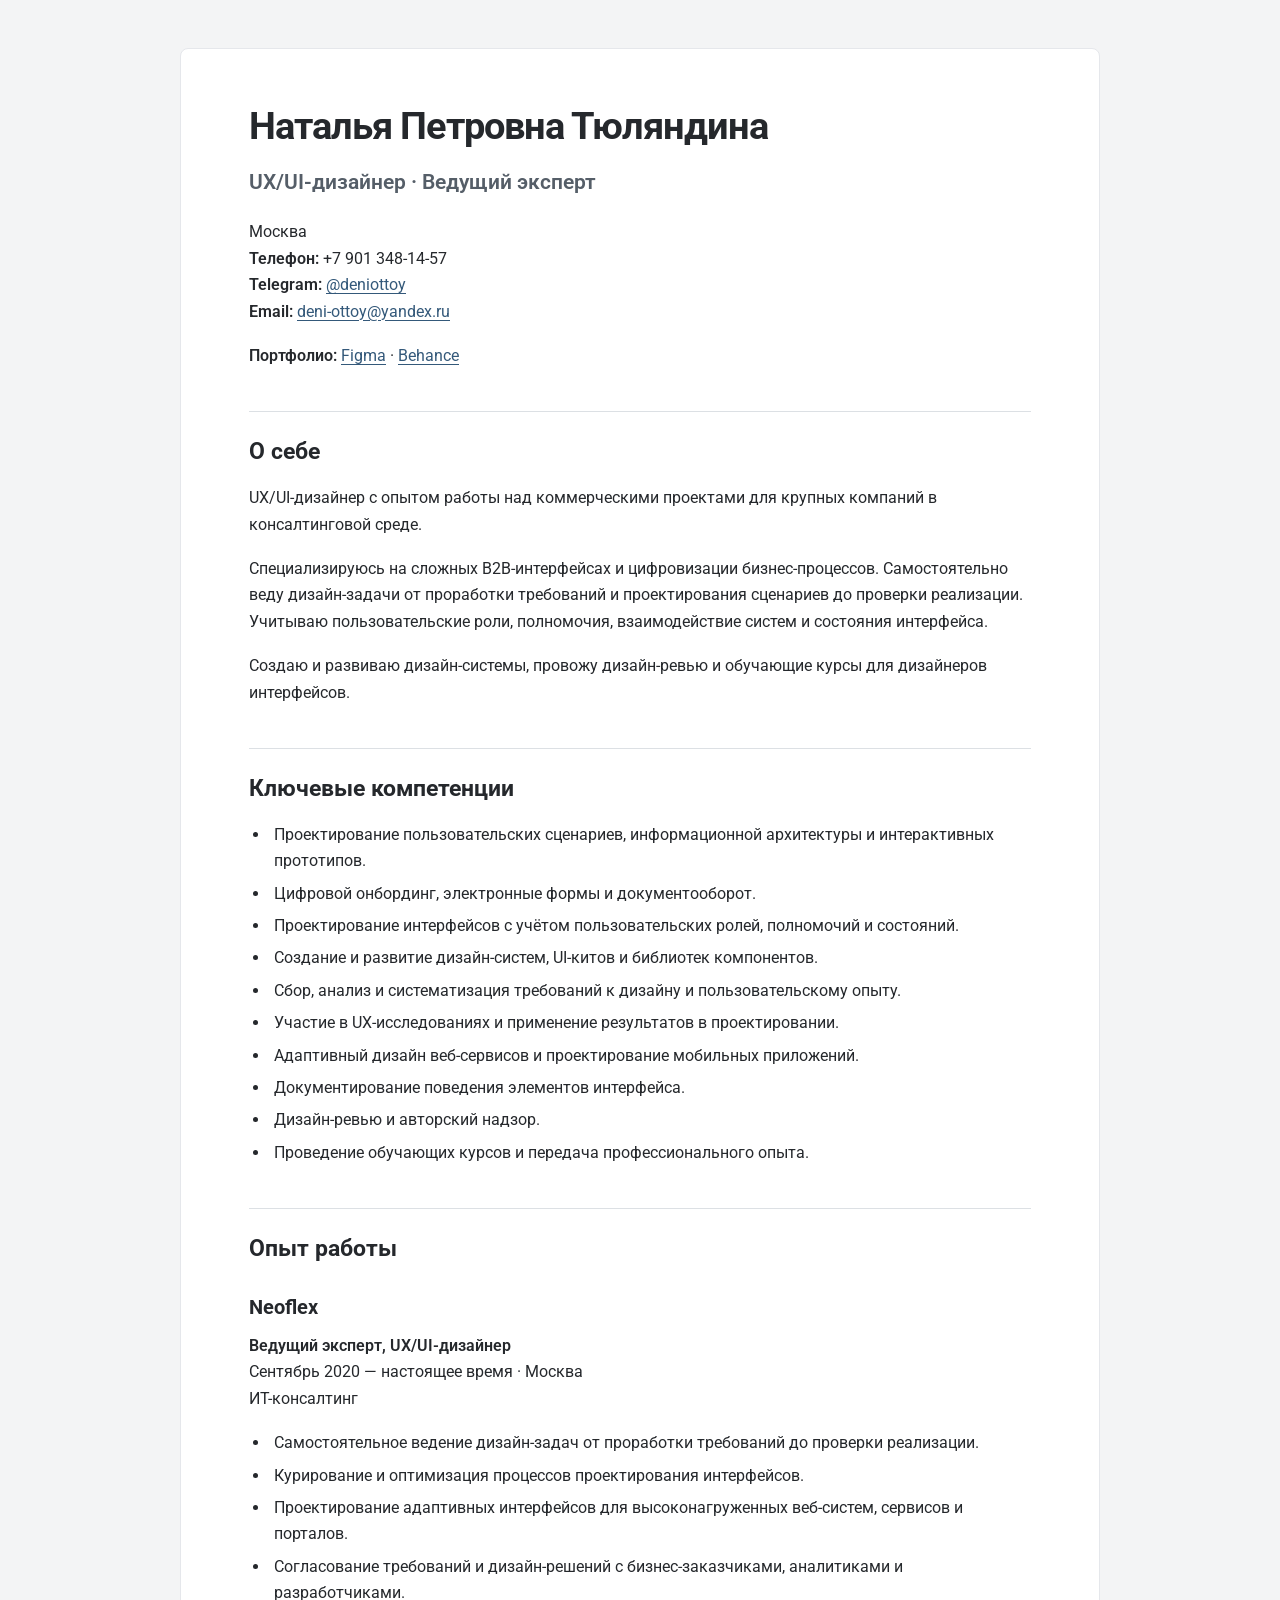
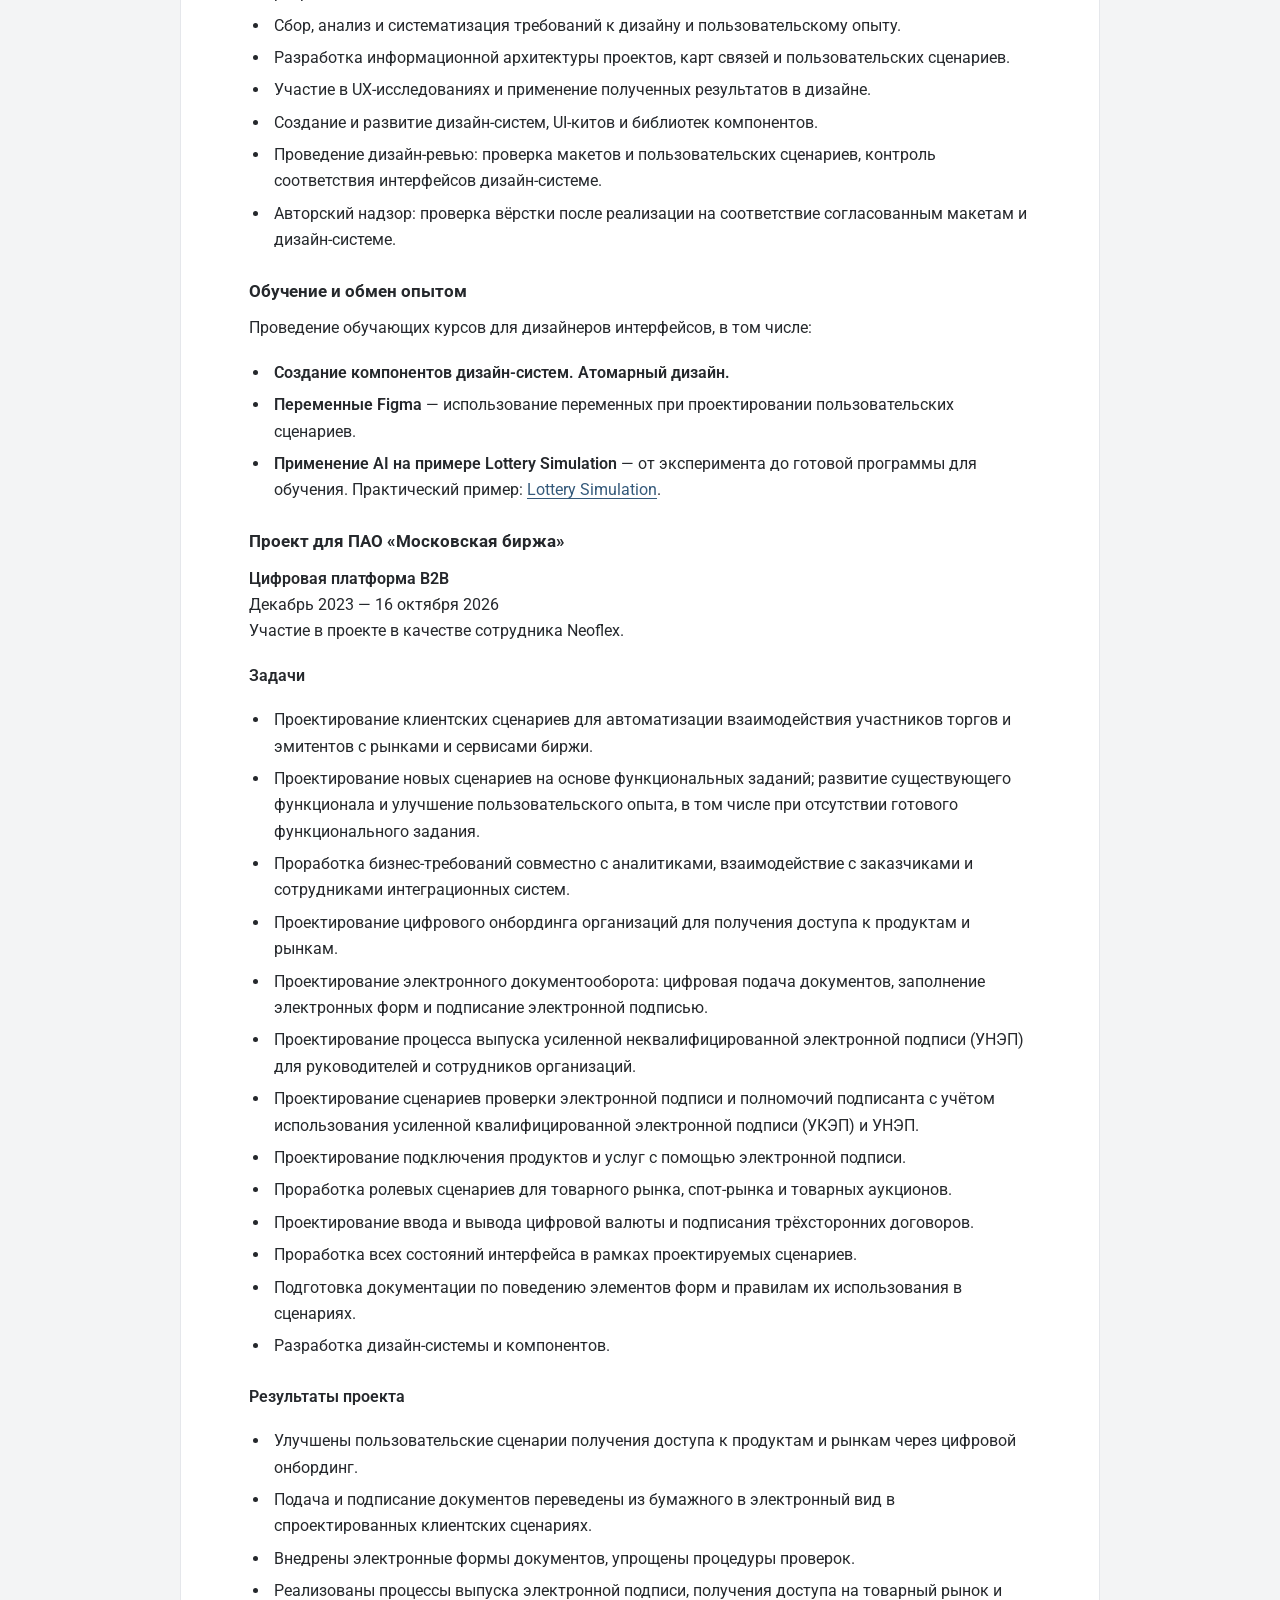
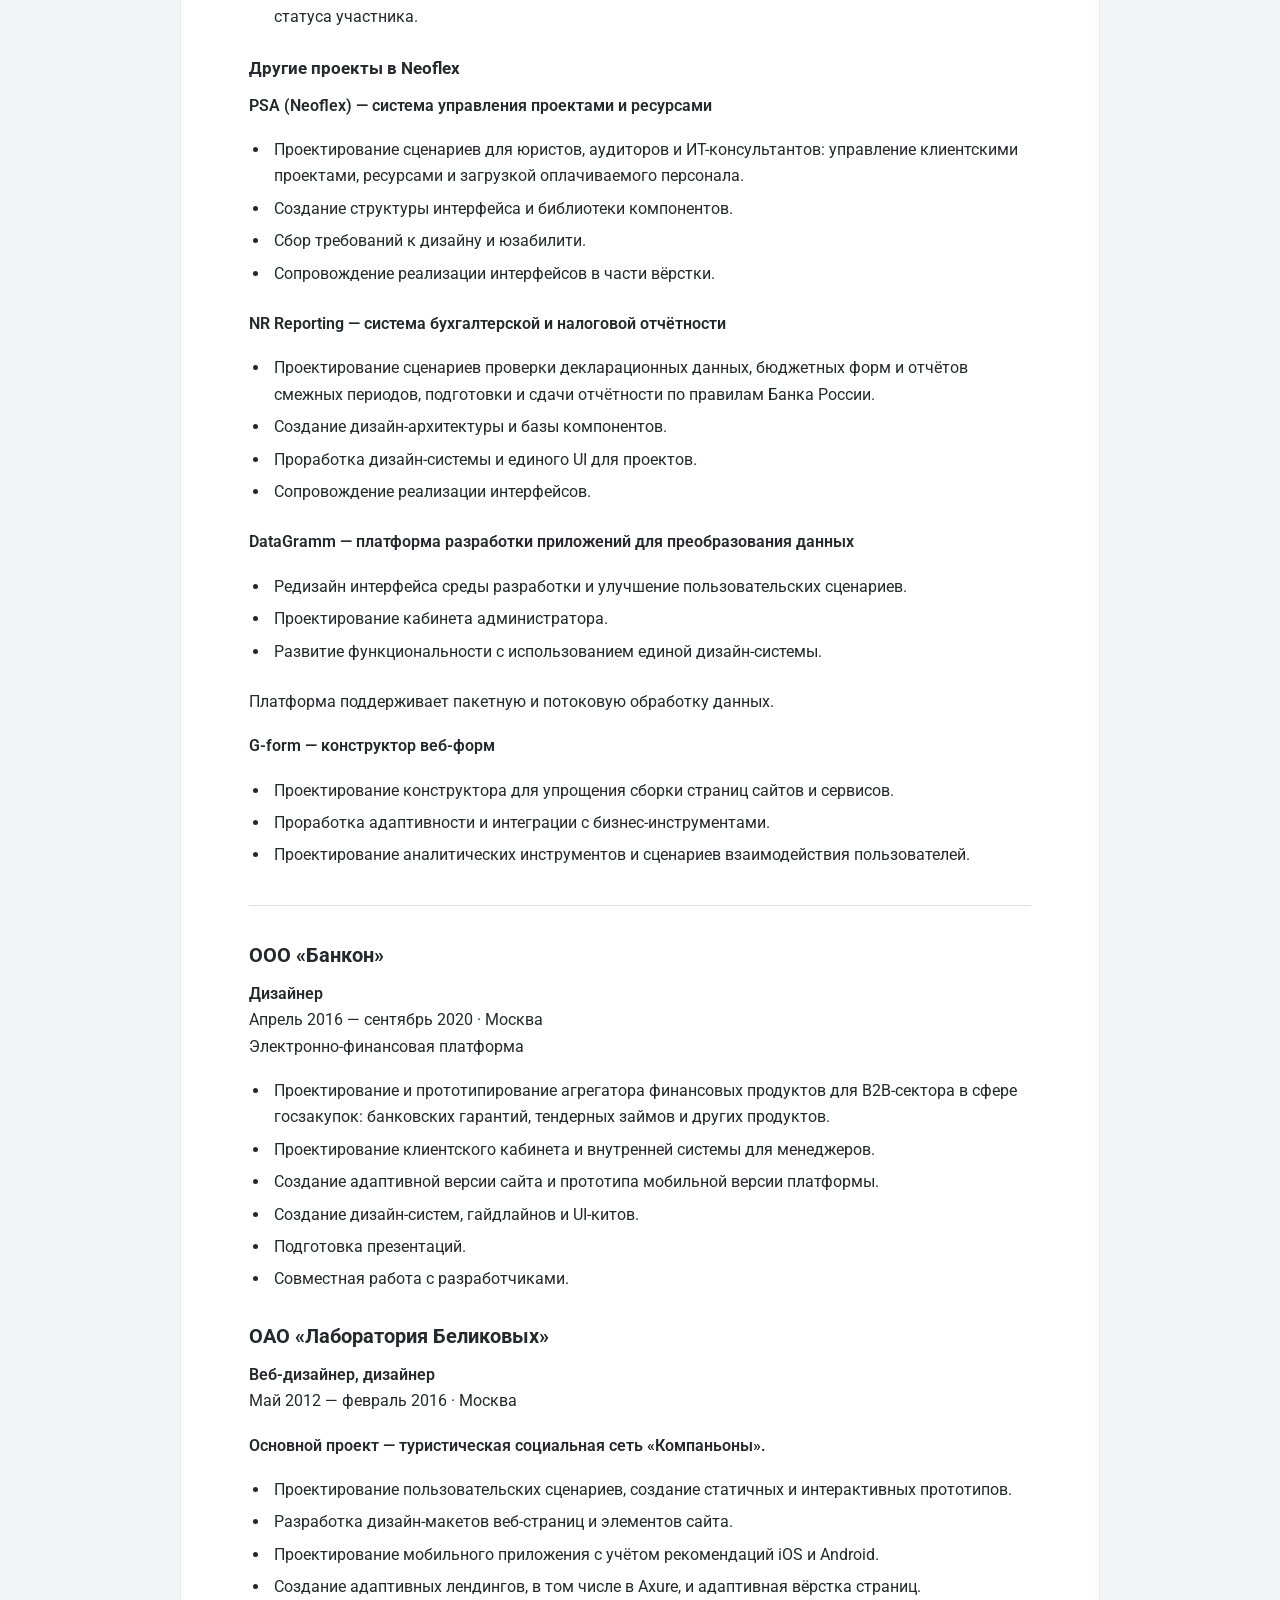
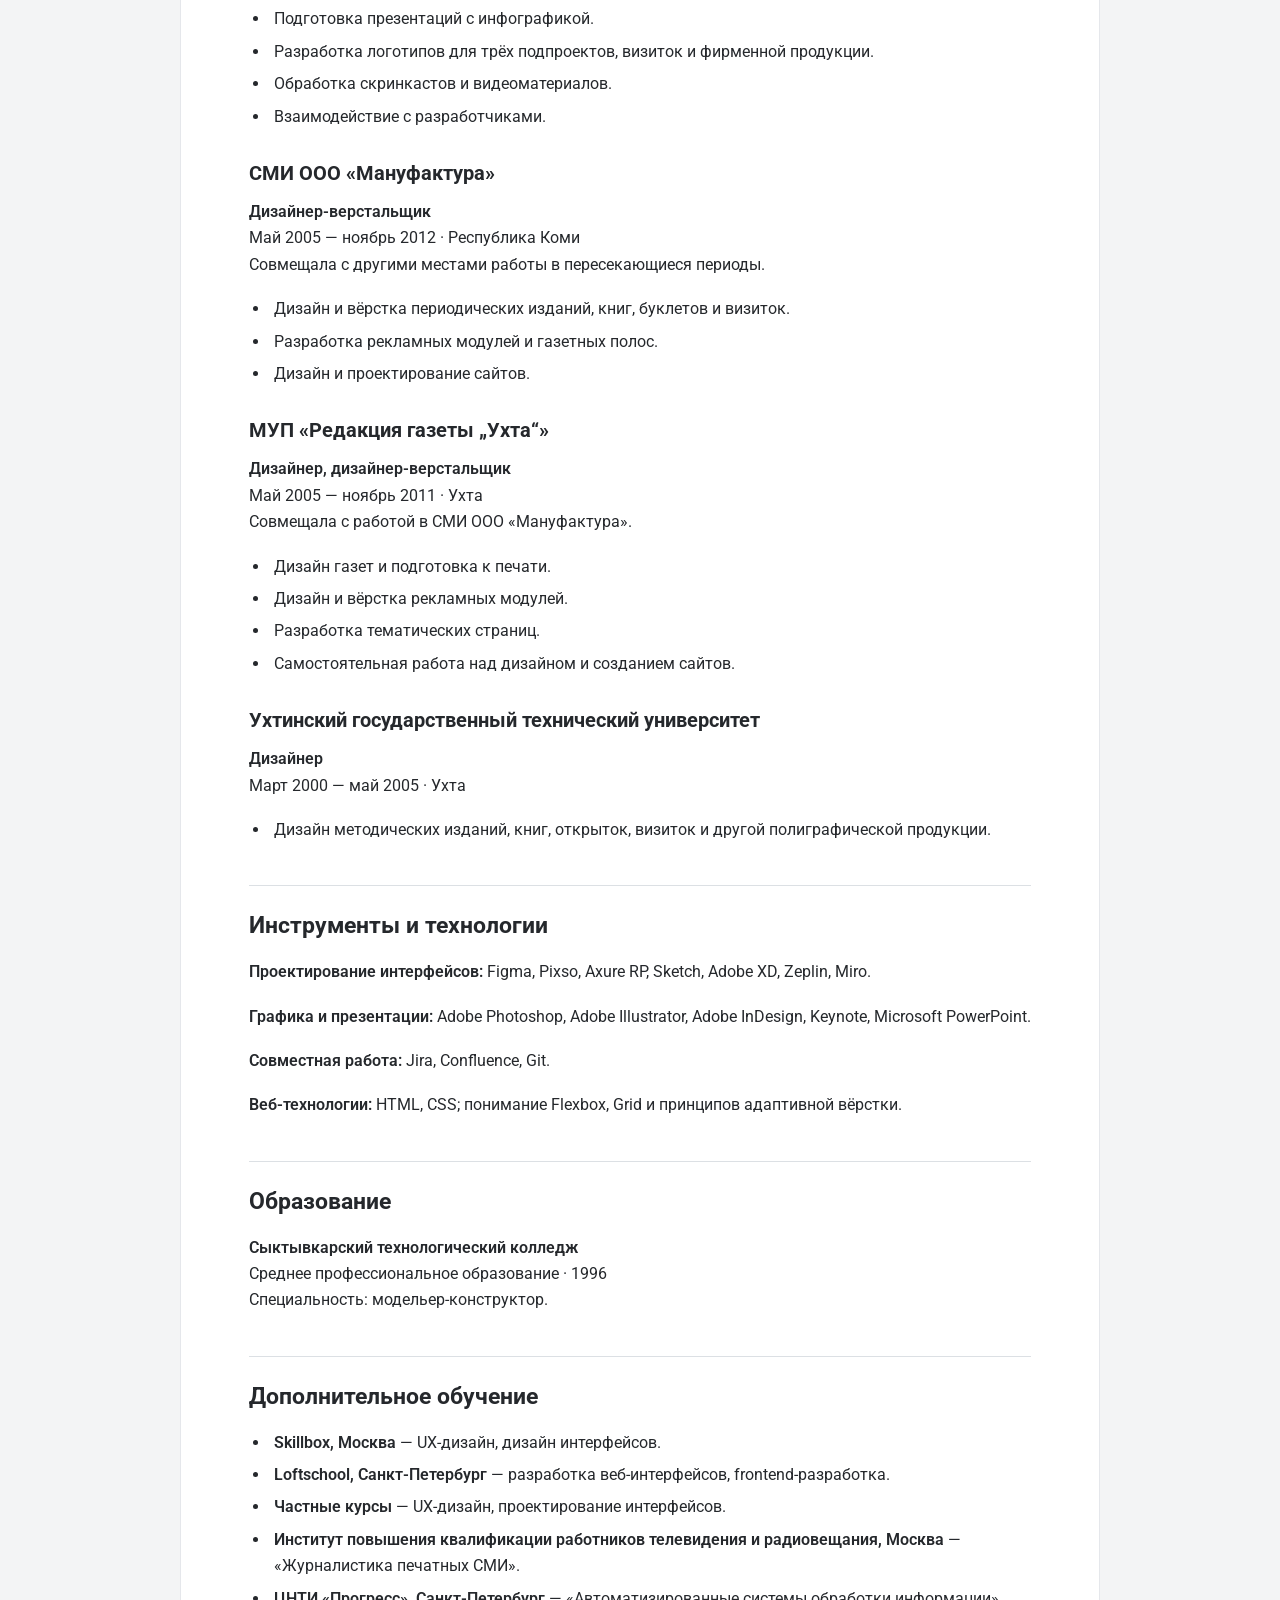
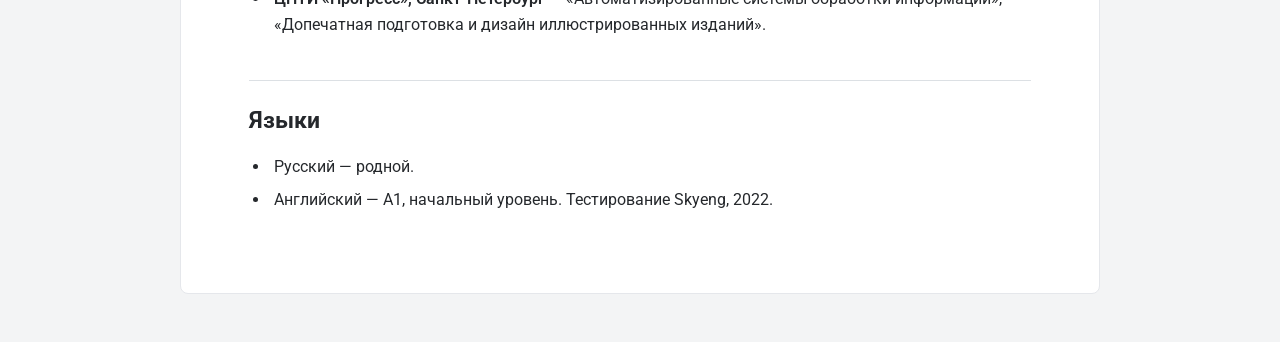
<file: resume.html>
<!doctype html><html lang="ru"><head><meta charset="utf-8"><meta name="viewport" content="width=device-width,initial-scale=1"><title>Наталья Тюляндина — UX/UI-дизайнер</title><link href="https://fonts.googleapis.com/css2?family=Roboto:wght@400;500;600;700&display=swap" rel="stylesheet"><style>*{box-sizing:border-box}body{margin:0;background:#f3f4f5;color:#25282c;font-family:Roboto,Arial,sans-serif;font-size:16px;line-height:1.65}main{max-width:920px;margin:48px auto;padding:56px 68px;background:white;border:1px solid #e5e7eb;border-radius:8px}h1{font-size:38px;line-height:1.15;letter-spacing:-1px;margin:0 0 16px}h2{font-size:23px;line-height:1.3;margin:42px 0 18px;padding-top:25px;border-top:1px solid #dce0e4}h3{font-size:20px;margin:30px 0 10px;line-height:1.35}h4{font-size:17px;margin:26px 0 12px;line-height:1.4}p{margin:12px 0 18px}ul{padding-left:21px;margin:12px 0 24px}li{padding-left:4px;margin:6px 0}a{color:#34597a;text-decoration-thickness:1px;text-underline-offset:3px;overflow-wrap:anywhere}strong{font-weight:600}hr{border:0;border-top:1px solid #dce0e4;margin:36px 0}main>p:first-of-type{font-size:21px;color:#555e68;margin-bottom:20px}@media(max-width:700px){body{font-size:15px}main{margin:0;border:0;border-radius:0;padding:32px 22px}h1{font-size:30px}h2{font-size:22px}}@media print{body{background:white;font-size:10.5pt}main{max-width:none;margin:0;padding:0;border:0}h1{font-size:26pt}h2{font-size:15pt;margin-top:22pt;padding-top:12pt}h3,h4{break-after:avoid}a{color:inherit}li{margin:3pt 0}@page{margin:18mm}}</style></head><body><main><h1>Наталья Петровна Тюляндина</h1>
<p><strong>UX/UI-дизайнер · Ведущий эксперт</strong></p>
<p>Москва<br><strong>Телефон:</strong> +7 901 348-14-57<br><strong>Telegram:</strong> <a href="https://t.me/deniottoy">@deniottoy</a><br><strong>Email:</strong> <a href="mailto:deni-ottoy@yandex.ru">deni-ottoy@yandex.ru</a></p>
<p><strong>Портфолио:</strong> <a href="https://www.figma.com/file/0cIYbBvJ0O5K6ACkulQKsc/Portfolio?node-id=0%3A1">Figma</a> · <a href="https://www.behance.net/deniottoy">Behance</a></p>
<h2>О себе</h2>
<p>UX/UI-дизайнер с опытом работы над коммерческими проектами для крупных компаний в консалтинговой среде.</p>
<p>Специализируюсь на сложных B2B-интерфейсах и цифровизации бизнес-процессов. Самостоятельно веду дизайн-задачи от проработки требований и проектирования сценариев до проверки реализации. Учитываю пользовательские роли, полномочия, взаимодействие систем и состояния интерфейса.</p>
<p>Создаю и развиваю дизайн-системы, провожу дизайн-ревью и обучающие курсы для дизайнеров интерфейсов.</p>
<h2>Ключевые компетенции</h2>
<ul><li>Проектирование пользовательских сценариев, информационной архитектуры и интерактивных прототипов.</li><li>Цифровой онбординг, электронные формы и документооборот.</li><li>Проектирование интерфейсов с учётом пользовательских ролей, полномочий и состояний.</li><li>Создание и развитие дизайн-систем, UI-китов и библиотек компонентов.</li><li>Сбор, анализ и систематизация требований к дизайну и пользовательскому опыту.</li><li>Участие в UX-исследованиях и применение результатов в проектировании.</li><li>Адаптивный дизайн веб-сервисов и проектирование мобильных приложений.</li><li>Документирование поведения элементов интерфейса.</li><li>Дизайн-ревью и авторский надзор.</li><li>Проведение обучающих курсов и передача профессионального опыта.</li></ul>
<h2>Опыт работы</h2>
<h3>Neoflex</h3>
<p><strong>Ведущий эксперт, UX/UI-дизайнер</strong><br>Сентябрь 2020 — настоящее время · Москва<br>ИТ-консалтинг</p>
<ul><li>Самостоятельное ведение дизайн-задач от проработки требований до проверки реализации.</li><li>Курирование и оптимизация процессов проектирования интерфейсов.</li><li>Проектирование адаптивных интерфейсов для высоконагруженных веб-систем, сервисов и порталов.</li><li>Согласование требований и дизайн-решений с бизнес-заказчиками, аналитиками и разработчиками.</li><li>Сбор, анализ и систематизация требований к дизайну и пользовательскому опыту.</li><li>Разработка информационной архитектуры проектов, карт связей и пользовательских сценариев.</li><li>Участие в UX-исследованиях и применение полученных результатов в дизайне.</li><li>Создание и развитие дизайн-систем, UI-китов и библиотек компонентов.</li><li>Проведение дизайн-ревью: проверка макетов и пользовательских сценариев, контроль соответствия интерфейсов дизайн-системе.</li><li>Авторский надзор: проверка вёрстки после реализации на соответствие согласованным макетам и дизайн-системе.</li></ul>
<h4>Обучение и обмен опытом</h4>
<p>Проведение обучающих курсов для дизайнеров интерфейсов, в том числе:</p>
<ul><li><strong>Создание компонентов дизайн-систем. Атомарный дизайн.</strong></li><li><strong>Переменные Figma</strong> — использование переменных при проектировании пользовательских сценариев.</li><li><strong>Применение AI на примере Lottery Simulation</strong> — от эксперимента до готовой программы для обучения. Практический пример: <a href="https://deniottoy.github.io/lottery-calculation/">Lottery Simulation</a>.</li></ul>
<h4>Проект для ПАО «Московская биржа»</h4>
<p><strong>Цифровая платформа B2B</strong><br>Декабрь 2023 — 16 октября 2026<br>Участие в проекте в качестве сотрудника Neoflex.</p>
<p><strong>Задачи</strong></p>
<ul><li>Проектирование клиентских сценариев для автоматизации взаимодействия участников торгов и эмитентов с рынками и сервисами биржи.</li><li>Проектирование новых сценариев на основе функциональных заданий; развитие существующего функционала и улучшение пользовательского опыта, в том числе при отсутствии готового функционального задания.</li><li>Проработка бизнес-требований совместно с аналитиками, взаимодействие с заказчиками и сотрудниками интеграционных систем.</li><li>Проектирование цифрового онбординга организаций для получения доступа к продуктам и рынкам.</li><li>Проектирование электронного документооборота: цифровая подача документов, заполнение электронных форм и подписание электронной подписью.</li><li>Проектирование процесса выпуска усиленной неквалифицированной электронной подписи (УНЭП) для руководителей и сотрудников организаций.</li><li>Проектирование сценариев проверки электронной подписи и полномочий подписанта с учётом использования усиленной квалифицированной электронной подписи (УКЭП) и УНЭП.</li><li>Проектирование подключения продуктов и услуг с помощью электронной подписи.</li><li>Проработка ролевых сценариев для товарного рынка, спот-рынка и товарных аукционов.</li><li>Проектирование ввода и вывода цифровой валюты и подписания трёхсторонних договоров.</li><li>Проработка всех состояний интерфейса в рамках проектируемых сценариев.</li><li>Подготовка документации по поведению элементов форм и правилам их использования в сценариях.</li><li>Разработка дизайн-системы и компонентов.</li></ul>
<p><strong>Результаты проекта</strong></p>
<ul><li>Улучшены пользовательские сценарии получения доступа к продуктам и рынкам через цифровой онбординг.</li><li>Подача и подписание документов переведены из бумажного в электронный вид в спроектированных клиентских сценариях.</li><li>Внедрены электронные формы документов, упрощены процедуры проверок.</li><li>Реализованы процессы выпуска электронной подписи, получения доступа на товарный рынок и статуса участника.</li></ul>
<h4>Другие проекты в Neoflex</h4>
<p><strong>PSA (Neoflex) — система управления проектами и ресурсами</strong></p>
<ul><li>Проектирование сценариев для юристов, аудиторов и ИТ-консультантов: управление клиентскими проектами, ресурсами и загрузкой оплачиваемого персонала.</li><li>Создание структуры интерфейса и библиотеки компонентов.</li><li>Сбор требований к дизайну и юзабилити.</li><li>Сопровождение реализации интерфейсов в части вёрстки.</li></ul>
<p><strong>NR Reporting — система бухгалтерской и налоговой отчётности</strong></p>
<ul><li>Проектирование сценариев проверки декларационных данных, бюджетных форм и отчётов смежных периодов, подготовки и сдачи отчётности по правилам Банка России.</li><li>Создание дизайн-архитектуры и базы компонентов.</li><li>Проработка дизайн-системы и единого UI для проектов.</li><li>Сопровождение реализации интерфейсов.</li></ul>
<p><strong>DataGramm — платформа разработки приложений для преобразования данных</strong></p>
<ul><li>Редизайн интерфейса среды разработки и улучшение пользовательских сценариев.</li><li>Проектирование кабинета администратора.</li><li>Развитие функциональности с использованием единой дизайн-системы.</li></ul>
<p>Платформа поддерживает пакетную и потоковую обработку данных.</p>
<p><strong>G-form — конструктор веб-форм</strong></p>
<ul><li>Проектирование конструктора для упрощения сборки страниц сайтов и сервисов.</li><li>Проработка адаптивности и интеграции с бизнес-инструментами.</li><li>Проектирование аналитических инструментов и сценариев взаимодействия пользователей.</li></ul>
<hr>
<h3>ООО «Банкон»</h3>
<p><strong>Дизайнер</strong><br>Апрель 2016 — сентябрь 2020 · Москва<br>Электронно-финансовая платформа</p>
<ul><li>Проектирование и прототипирование агрегатора финансовых продуктов для B2B-сектора в сфере госзакупок: банковских гарантий, тендерных займов и других продуктов.</li><li>Проектирование клиентского кабинета и внутренней системы для менеджеров.</li><li>Создание адаптивной версии сайта и прототипа мобильной версии платформы.</li><li>Создание дизайн-систем, гайдлайнов и UI-китов.</li><li>Подготовка презентаций.</li><li>Совместная работа с разработчиками.</li></ul>
<h3>ОАО «Лаборатория Беликовых»</h3>
<p><strong>Веб-дизайнер, дизайнер</strong><br>Май 2012 — февраль 2016 · Москва</p>
<p><strong>Основной проект — туристическая социальная сеть «Компаньоны».</strong></p>
<ul><li>Проектирование пользовательских сценариев, создание статичных и интерактивных прототипов.</li><li>Разработка дизайн-макетов веб-страниц и элементов сайта.</li><li>Проектирование мобильного приложения с учётом рекомендаций iOS и Android.</li><li>Создание адаптивных лендингов, в том числе в Axure, и адаптивная вёрстка страниц.</li><li>Подготовка презентаций с инфографикой.</li><li>Разработка логотипов для трёх подпроектов, визиток и фирменной продукции.</li><li>Обработка скринкастов и видеоматериалов.</li><li>Взаимодействие с разработчиками.</li></ul>
<h3>СМИ ООО «Мануфактура»</h3>
<p><strong>Дизайнер-верстальщик</strong><br>Май 2005 — ноябрь 2012 · Республика Коми<br>Совмещала с другими местами работы в пересекающиеся периоды.</p>
<ul><li>Дизайн и вёрстка периодических изданий, книг, буклетов и визиток.</li><li>Разработка рекламных модулей и газетных полос.</li><li>Дизайн и проектирование сайтов.</li></ul>
<h3>МУП «Редакция газеты „Ухта“»</h3>
<p><strong>Дизайнер, дизайнер-верстальщик</strong><br>Май 2005 — ноябрь 2011 · Ухта<br>Совмещала с работой в СМИ ООО «Мануфактура».</p>
<ul><li>Дизайн газет и подготовка к печати.</li><li>Дизайн и вёрстка рекламных модулей.</li><li>Разработка тематических страниц.</li><li>Самостоятельная работа над дизайном и созданием сайтов.</li></ul>
<h3>Ухтинский государственный технический университет</h3>
<p><strong>Дизайнер</strong><br>Март 2000 — май 2005 · Ухта</p>
<ul><li>Дизайн методических изданий, книг, открыток, визиток и другой полиграфической продукции.</li></ul>
<h2>Инструменты и технологии</h2>
<p><strong>Проектирование интерфейсов:</strong> Figma, Pixso, Axure RP, Sketch, Adobe XD, Zeplin, Miro.</p>
<p><strong>Графика и презентации:</strong> Adobe Photoshop, Adobe Illustrator, Adobe InDesign, Keynote, Microsoft PowerPoint.</p>
<p><strong>Совместная работа:</strong> Jira, Confluence, Git.</p>
<p><strong>Веб-технологии:</strong> HTML, CSS; понимание Flexbox, Grid и принципов адаптивной вёрстки.</p>
<h2>Образование</h2>
<p><strong>Сыктывкарский технологический колледж</strong><br>Среднее профессиональное образование · 1996<br>Специальность: модельер-конструктор.</p>
<h2>Дополнительное обучение</h2>
<ul><li><strong>Skillbox, Москва</strong> — UX-дизайн, дизайн интерфейсов.</li><li><strong>Loftschool, Санкт-Петербург</strong> — разработка веб-интерфейсов, frontend-разработка.</li><li><strong>Частные курсы</strong> — UX-дизайн, проектирование интерфейсов.</li><li><strong>Институт повышения квалификации работников телевидения и радиовещания, Москва</strong> — «Журналистика печатных СМИ».</li><li><strong>ЦНТИ «Прогресс», Санкт-Петербург</strong> — «Автоматизированные системы обработки информации», «Допечатная подготовка и дизайн иллюстрированных изданий».</li></ul>
<h2>Языки</h2>
<ul><li>Русский — родной.</li><li>Английский — A1, начальный уровень. Тестирование Skyeng, 2022.</li></ul></main></body></html>
</file>
<file: figma-layout.css>
@font-face{font-family:'Case JetBrains Mono';src:url('assets/fonts/JetBrainsMono-Regular.woff2') format('woff2');font-weight:400;font-display:swap}
@font-face{font-family:'Case JetBrains Mono';src:url('assets/fonts/JetBrainsMono-Bold.woff2') format('woff2');font-weight:700;font-display:swap}
/* Scoped to tablet/desktop: the existing mobile styles and animation scripts are retained. */
@media(min-width:768px){
 main{--u:min(.0625vw,1px);max-width:1600px;font-family:'Case JetBrains Mono',monospace}
 main section{padding:calc(80 * var(--u)) calc(120 * var(--u));min-height:0}
 main .kicker{font-size:calc(18 * var(--u));line-height:calc(22 * var(--u));margin:0 0 calc(52 * var(--u));letter-spacing:0}
 main h2{font-size:calc(68 * var(--u));line-height:1.08;letter-spacing:0;font-weight:700}
 main .body{font-size:calc(24 * var(--u));line-height:calc(36 * var(--u));max-width:none}
 main .hero{height:calc(1260 * var(--u));padding:0;background:#f1f5f9}
 .hero-top{position:static}.hero .kicker{position:absolute;top:calc(80 * var(--u));left:calc(120 * var(--u));color:#402060}
 .hero h1{position:absolute;left:calc(120 * var(--u));top:calc(154 * var(--u));font-size:calc(92 * var(--u));line-height:.98;letter-spacing:0}
 .hero .index{right:calc(120 * var(--u));top:calc(76 * var(--u));font-size:calc(96 * var(--u));color:#e5dbff}
 .hero .rail{left:calc(66 * var(--u));top:calc(80 * var(--u));bottom:calc(80 * var(--u));width:calc(14 * var(--u));background:#7e22ce}
 .hero .signals{top:calc(316 * var(--u));right:calc(120 * var(--u));bottom:auto;width:calc(400 * var(--u));gap:calc(32 * var(--u));margin:0}
 .hero .signals i{height:calc(8 * var(--u));background:#6b2eeb}.hero .signals i:nth-child(2){background:#090b12;width:77.5%}.hero .signals i:nth-child(3){width:57.5%}
 .hero-grid{display:contents}.hero-grid>.body{position:absolute;left:calc(120 * var(--u));top:calc(558 * var(--u));width:calc(640 * var(--u));color:#64748b}
 .hero-grid>div{position:absolute;left:calc(840 * var(--u));top:calc(558 * var(--u));width:calc(640 * var(--u))}
 .hero .stat{font-size:calc(60 * var(--u));line-height:1;letter-spacing:0}.hero .caption{font-size:calc(18 * var(--u));line-height:calc(27 * var(--u));margin-top:calc(20 * var(--u))}
 .hero .sim-shell{position:absolute;top:calc(192 * var(--u));left:0;width:calc(640 * var(--u));margin:0;font-family:Arial,sans-serif}
 .hero-footer{position:absolute;top:calc(1160 * var(--u));left:calc(120 * var(--u));margin:0;font-size:calc(16 * var(--u));line-height:20px}.hero .scroll-note{display:none}
 #question{background:#020617;padding-bottom:calc(80 * var(--u))}#question h2{max-width:calc(980 * var(--u))}#question .body{max-width:calc(980 * var(--u));margin-top:calc(52 * var(--u));color:#c7ccdb}
 #question .feature-image{width:calc(1075 * var(--u));max-width:none;margin-top:calc(280 * var(--u));margin-bottom:calc(80 * var(--u));border-radius:0}
 .three-notes{gap:calc(64 * var(--u));margin-top:0}.note{border-radius:calc(24 * var(--u));padding:calc(32 * var(--u));min-height:calc(278 * var(--u))}.note small{font-size:calc(16 * var(--u))}.note h3{font-size:calc(24 * var(--u));line-height:calc(32 * var(--u));margin:calc(80 * var(--u)) 0 calc(24 * var(--u))}.note p{font-size:calc(18 * var(--u));line-height:calc(24 * var(--u))}
 #logic{background:#f2f7ff;color:#090b12}#logic h2{font-size:calc(72 * var(--u));line-height:1;max-width:calc(1000 * var(--u))}#logic .kicker{color:#6b2eeb}#logic .body{color:#57637d;margin-top:calc(52 * var(--u));max-width:calc(1127 * var(--u))}
 #logic .cards{margin-top:calc(400 * var(--u));gap:calc(54 * var(--u));margin-left:calc(-40 * var(--u));margin-right:calc(-40 * var(--u));grid-template-columns:repeat(4,1fr)}#logic .card{min-height:calc(320 * var(--u));padding:calc(32 * var(--u));border-radius:calc(24 * var(--u));background:white;border-color:#e8eaf1}#logic .card.active{background:#6b2eeb;color:white}#logic .card h3{font-size:calc(30 * var(--u));margin:calc(52 * var(--u)) 0 calc(24 * var(--u))}#logic .card p{font-size:calc(16 * var(--u));color:#57637d}#logic .card.active p{color:white}#logic .sequence{font-size:calc(12 * var(--u))}
 main .art{padding:0}.art img{width:100%;height:auto}
 #iteration{background:#090b12}#iteration .body{margin-top:calc(52 * var(--u))}.iteration-grid{grid-template-columns:calc(832 * var(--u)) minmax(0,1fr);gap:calc(80 * var(--u));margin-top:calc(200 * var(--u))}.workflow{gap:calc(64 * var(--u))}.workflow div{min-height:calc(210 * var(--u));padding:calc(32 * var(--u));border-radius:calc(24 * var(--u))}.workflow small{font-size:calc(16 * var(--u))}.workflow strong{font-size:calc(24 * var(--u));margin-top:calc(80 * var(--u))}
 #experiment{background:#262626}#experiment .body{max-width:calc(1111 * var(--u));margin-top:calc(52 * var(--u))}#experiment .outcome{font-size:calc(16 * var(--u));margin-top:calc(200 * var(--u));margin-bottom:calc(80 * var(--u))}
 #metrics{background:#f8fafc}#metrics h2{font-size:calc(72 * var(--u));line-height:1}#metrics .body{margin-top:calc(52 * var(--u));max-width:calc(1000 * var(--u))}.metric-grid{grid-template-columns:repeat(3,minmax(0,1fr));gap:calc(64 * var(--u));margin-top:calc(200 * var(--u));margin-left:calc(-40 * var(--u));margin-right:calc(-40 * var(--u))}.metric .value{font-size:calc(40 * var(--u));letter-spacing:0}.metric .label{font-size:calc(16 * var(--u));margin-top:calc(20 * var(--u));padding-top:calc(24 * var(--u))}.track{margin-top:calc(100 * var(--u));height:calc(6 * var(--u))}.scale{font-size:calc(16 * var(--u))}#metrics .end{margin-top:calc(55 * var(--u));font-size:calc(11 * var(--u))}
 #interface{padding-top:calc(80 * var(--u));padding-bottom:calc(80 * var(--u));background:#fafafa}#interface .feature-image{width:calc(1172 * var(--u));max-width:none;margin:0 auto}
 #closing{background:#6b2eeb;padding-bottom:calc(150 * var(--u))}#closing h2{font-size:calc(80 * var(--u));line-height:1.025;letter-spacing:0}.closing-grid{grid-template-columns:calc(810 * var(--u)) 1fr;gap:calc(150 * var(--u));margin-top:calc(60 * var(--u));padding-top:calc(80 * var(--u))}#closing .body{font-size:calc(24 * var(--u));line-height:calc(36 * var(--u))}#closing .stat{font-size:calc(100 * var(--u));line-height:1}#closing .caption{font-size:calc(16 * var(--u));margin-top:calc(25 * var(--u))}#closing .three-notes{margin-top:calc(200 * var(--u));gap:calc(64 * var(--u))}#closing .note{min-height:calc(204 * var(--u));border-radius:calc(28 * var(--u))}#closing .note h3{margin:0 0 calc(64 * var(--u))}
 .achievement-motion>picture,.achievement-motion>picture>img{display:block;width:100%;height:auto}
 /* Original animated overlays keep their pixel positions within the taller source image. */
 .achievement-motion .achievement-slider{top:10.05%;height:1.7%}.achievement-motion .slider-k{top:15.49%}.achievement-motion .achievement-highlight{height:4.75%}.achievement-motion .achievement-first{top:24.27%}.achievement-motion .achievement-spent{top:29.91%}.achievement-motion .achievement-darwin,.achievement-motion .achievement-persist{top:35.56%}
}
@media(min-width:1440px) and (max-width:1599px){main{--u:calc(100vw / 1440)}.hero-grid>.body{width:calc(491 * var(--u))}.hero-grid>div{left:calc(671 * var(--u));width:calc(560 * var(--u))}.hero .sim-shell{left:calc(9 * var(--u));width:calc(640 * var(--u))}.iteration-grid{grid-template-columns:calc(700 * var(--u)) minmax(0,1fr)}.closing-grid{grid-template-columns:minmax(0,810fr) minmax(0,400fr);gap:calc(80 * var(--u))}}
@media(min-width:768px) and (max-width:1439px){
 main{--u:calc(100vw / 1200)}main .hero{height:calc(1646 * var(--u))}.hero-grid>.body{width:calc(987 * var(--u))}.hero .signals{left:calc(120 * var(--u));right:auto;top:calc(682 * var(--u));width:calc(987 * var(--u));display:flex;gap:calc(32 * var(--u))}.hero .signals i{flex:1}.hero .signals i:nth-child(2){flex:none;width:calc(310 * var(--u))}.hero .signals i:nth-child(3){flex:none;width:calc(230 * var(--u))}.hero-grid>div{left:calc(120 * var(--u));top:calc(756 * var(--u));width:calc(987 * var(--u));display:grid;grid-template-columns:calc(360 * var(--u)) 1fr;gap:calc(20 * var(--u));align-items:start}.hero .caption{margin-top:0}.hero .sim-shell{left:calc(-54 * var(--u));top:calc(127 * var(--u));width:calc(1114 * var(--u));height:calc(635 * var(--u))}.hero .sim-window{height:100%;display:flex;flex-direction:column}.hero .sim-body{flex:1;display:flex;flex-direction:column;justify-content:space-between}.hero .sim-target{margin-bottom:10px}.hero .sim-balls{padding:25px 8px}.hero-footer{top:calc(1561 * var(--u))}
 #question .feature-image{width:calc(946 * var(--u))}#question .three-notes,#closing .three-notes{display:flex;overflow-x:auto;padding-bottom:12px;margin-right:calc(-120 * var(--u));scroll-snap-type:x proximity}#question .note{flex:0 0 calc(409 * var(--u));min-height:calc(302 * var(--u));scroll-snap-align:start}#closing .note{flex:0 0 calc(420 * var(--u));scroll-snap-align:start}
 #logic .cards{display:flex;overflow-x:auto;padding-bottom:12px}#logic .card{flex:0 0 calc(320 * var(--u))}
 .iteration-grid{display:flex;flex-direction:column;gap:calc(80 * var(--u))}.iteration-grid .workflow{order:-1;display:grid;grid-template-columns:repeat(4,1fr);gap:calc(32 * var(--u));width:100%}.workflow div{min-height:calc(245 * var(--u))}.iteration-grid>img{width:100%;max-width:none}.closing-grid{grid-template-columns:1fr;gap:calc(150 * var(--u))}#closing .body{max-width:calc(810 * var(--u))}#interface .feature-image{width:calc(970 * var(--u))}
}
@media(min-width:768px) and (max-width:1199px){main{--u:calc(100vw / 1000)}main .hero{height:calc(1546 * var(--u))}.hero-grid>.body{width:calc(797 * var(--u))}.hero .signals{width:calc(797 * var(--u))}.hero-grid>div{width:calc(797 * var(--u))}.hero .sim-shell{left:calc(-61 * var(--u));top:calc(97 * var(--u));width:calc(919 * var(--u));height:calc(510 * var(--u))}.hero-footer{top:calc(1445 * var(--u))}#question h2{font-size:calc(59 * var(--u))}#question .feature-image{width:calc(804 * var(--u))}#interface .feature-image{width:calc(844 * var(--u))}}

@media(max-width:767px){.achievement-motion>picture,.achievement-motion>picture>img{display:block;width:100%;height:auto}}
/* Requested hero alignment: stacked content, inline statistic, full-width simulator. */
@media(min-width:701px) and (max-width:1439px){
 .hero .sim-shell{left:0;width:100%;height:auto;aspect-ratio:640 / 367}
 .hero .sim-window{height:100%;display:flex;flex-direction:column}
 .hero .sim-body{flex:1;display:flex;flex-direction:column;justify-content:space-between}
}
@media(min-width:701px) and (max-width:767px){
 .hero .hero-grid{display:block;margin-top:75px}
 .hero-grid>.body{width:100%;max-width:none}
 .hero-grid>div{display:grid;grid-template-columns:max-content minmax(0,1fr);gap:20px;align-items:center;width:100%;margin-top:32px}
 .hero .caption{margin-top:0}
 .hero .sim-shell{position:relative;top:auto;grid-column:1 / -1;margin-top:12px}
}

/* Allow the complete simulator controls to determine its height. */
@media(min-width:701px) and (max-width:1439px){
 .hero .sim-shell{height:auto;aspect-ratio:auto}
 .hero .sim-window{height:auto;overflow:visible}
 .hero .sim-body{flex:none;min-height:0}
}
.js #hero.entered .signals i{animation:hero-signal-reveal .9s cubic-bezier(.22,.61,.36,1) both;transform-origin:left center;animation-delay:.9s}
.js #hero.entered .signals i:nth-child(2){animation-delay:1.8s}
.js #hero.entered .signals i:nth-child(3){animation-delay:2.7s}
.js #hero.entered .hero-grid>div.reveal{animation-delay:3.65s;animation-duration:1.1s}
@keyframes hero-signal-reveal{from{opacity:0;transform:scaleX(0)}to{opacity:1;transform:scaleX(1)}}
@media(prefers-reduced-motion:reduce){.js #hero.entered .signals i,.js #hero.entered .hero-grid>div.reveal{animation:none;opacity:1;transform:none}}

/* Full-bleed scroll viewports: both edges clip at the section edge, not at an inset gutter. */
@media(min-width:768px) and (max-width:1439px){
 #question .three-notes{margin-left:calc(-120 * var(--u));margin-right:calc(-120 * var(--u));padding-left:calc(120 * var(--u));padding-right:calc(120 * var(--u));padding-top:24px;padding-bottom:24px;scroll-padding-inline:calc(120 * var(--u))}
 #logic .cards{margin-left:calc(-120 * var(--u));margin-right:calc(-120 * var(--u));padding-left:calc(120 * var(--u));padding-right:calc(120 * var(--u));padding-top:24px;padding-bottom:24px;scroll-padding-inline:calc(120 * var(--u))}
 .iteration-grid .workflow{display:flex;flex-wrap:nowrap;width:calc(100% + 240 * var(--u));max-width:none;margin-left:calc(-120 * var(--u));margin-right:calc(-120 * var(--u));padding:24px calc(120 * var(--u));overflow-x:auto;scroll-snap-type:x proximity;scroll-padding-inline:calc(120 * var(--u))}
 .iteration-grid .workflow>div{flex:0 0 300px;min-width:300px;scroll-snap-align:start}
}
@media(max-width:767px){
 .iteration-grid .workflow{display:flex;flex-wrap:nowrap;width:calc(100% + 14vw);margin-left:-7vw;margin-right:-7vw;padding:20px 7vw;overflow-x:auto;scroll-snap-type:x proximity;scroll-padding-inline:7vw}
 .iteration-grid .workflow>div{flex:0 0 300px;min-width:300px;scroll-snap-align:start}
}
.js #code.entered img{animation:code-art-drift 12s cubic-bezier(.37,0,.63,1) infinite alternate;transform-origin:center;will-change:transform}
@keyframes code-art-drift{0%{transform:scale(1.055) translate(-.8%,.4%)}100%{transform:scale(1.09) translate(.8%,-.4%)}}
@media(prefers-reduced-motion:reduce){.js #code.entered img{animation:none;transform:none;will-change:auto}}

/* Center the image itself, including when it is wider than the text column. */
#interface{display:flex;justify-content:center}
#interface .feature-image{flex-shrink:0;margin-left:0;margin-right:0}
/* Remove the empty dark strip below the campaign screen. */
#iteration{padding-bottom:0}
/* More visible motion, confined to the illustration before the final poster. */
.js #code.entered img{animation:code-art-float 8s cubic-bezier(.37,0,.63,1) infinite alternate}
@keyframes code-art-float{0%{transform:scale(1.06) translate(-1.6%,.8%)}100%{transform:scale(1.13) translate(1.6%,-.8%)}}
@media(prefers-reduced-motion:reduce){.js #code.entered img{animation:none;transform:none}}

#interface{padding-bottom:0}
@media(min-width:768px){main #interface{padding-bottom:0}}
/* A separate observer starts this row when the cards themselves enter view. */
.js #question .three-notes.card-motion-row{overflow-y:hidden;overflow-x:hidden}
.js #question .three-notes.card-motion-row>.note.reveal{animation:none;opacity:0;transform:translateY(calc(100% + 32px));transition:none}
.js #question .three-notes.card-motion-row.cards-arriving>.note.reveal{animation:note-rise 1.2s cubic-bezier(.22,.61,.36,1) forwards;animation-delay:var(--card-delay)}
.js #question .three-notes.card-motion-row.cards-ready{overflow-x:auto}
@keyframes note-rise{from{opacity:0;transform:translateY(calc(100% + 32px))}to{opacity:1;transform:translateY(0)}}
@media(prefers-reduced-motion:reduce){.js #question .three-notes.card-motion-row>.note.reveal{opacity:1;transform:none;animation:none}}

/* Updated Figma image section: complete race screen and measured bottom spacing. */
@media(min-width:1600px){main #interface{padding-bottom:calc(44 * var(--u))}}
@media(min-width:1440px) and (max-width:1599px){main #interface{padding-bottom:calc(55 * var(--u))}}
@media(min-width:1200px) and (max-width:1439px){main #interface{padding-bottom:calc(63 * var(--u))}}
@media(min-width:768px) and (max-width:1199px){main #interface{padding-bottom:calc(66 * var(--u))}}
</file>
<file: concept.css>
/* Concept variant. Original v068 remains in animation-preview/. */
#balls,#code{position:relative;overflow:hidden;padding:0!important;min-height:0;height:auto;background:none}
#balls img,#code img,.js #code.entered img{display:block;position:static;width:100%;height:auto;max-width:none;animation:none!important;transform:none!important;filter:none;will-change:auto}
#question .main-screen{display:block;height:auto;object-fit:contain;margin-left:auto;margin-right:auto}
#interface{display:block}
#interface .comparison-heading{width:100%;margin-bottom:50px}
#interface .body{color:#57637d;margin-top:32px}
#interface .feature-image{display:block;height:auto;object-fit:contain}
#iteration{padding-bottom:80px}
#iteration .iteration-grid>img{height:auto;align-self:start;object-fit:contain}
.ai-workflow{display:flex;gap:24px;overflow-x:auto;scroll-snap-type:x proximity}
.ai-workflow>div{flex:1 0 300px;min-width:300px;min-height:260px;border:1px solid #383b4d;background:#171a26;scroll-snap-align:start}
.ai-workflow>div:last-child{background:#6b2eeb}
.make-credit{display:flex;align-items:center;gap:16px;margin-top:40px;font-size:16px;font-weight:700}
.make-credit img{flex:none;width:32px;height:32px}
#experiment .kicker{color:#e5dbff}
#closing .note{background:white;color:#090b12}
#closing .note h3{color:#6b2eeb}
#closing .note p{color:#090b12}
@media(min-width:768px){
 #question h2{max-width:calc(874 * var(--u))}
 #question .main-screen{width:calc(900 * var(--u));margin-top:calc(280 * var(--u));margin-bottom:calc(80 * var(--u));border-radius:calc(24 * var(--u))}
 #logic h2{max-width:calc(879 * var(--u))}
 main #interface{padding:calc(80 * var(--u)) calc(120 * var(--u));background:#fafafa}
 #interface .comparison-heading{margin-bottom:calc(80 * var(--u))}
 #interface .body{margin-top:calc(52 * var(--u))}
 #interface .feature-image{width:calc(1172 * var(--u));max-width:100%;margin:0 auto}
 #metrics .body{max-width:calc(880 * var(--u))}
 #iteration{padding-bottom:calc(80 * var(--u))}
 #iteration .iteration-grid{grid-template-columns:calc(832 * var(--u)) minmax(0,1fr);align-items:stretch}
 #iteration .workflow{gap:calc(32 * var(--u))}
 #iteration .workflow>div{flex:1;min-height:calc(360 * var(--u))}
 #experiment .outcome{font-size:calc(19 * var(--u))}
 .ai-workflow{gap:calc(24 * var(--u))}
 .ai-workflow>div{flex:1 0 0;min-width:0;min-height:calc(260 * var(--u));border-radius:calc(24 * var(--u))}
 .make-credit{font-size:calc(19 * var(--u));margin-top:calc(40 * var(--u));gap:calc(16 * var(--u))}
 .make-credit img{width:calc(32 * var(--u));height:calc(32 * var(--u))}
}
@media(min-width:768px) and (max-width:1439px){
 #question .main-screen{width:min(100%,900px)}
 #iteration .iteration-grid{display:flex;flex-direction:column}
 #iteration .iteration-grid .workflow{order:0}
 .ai-workflow{margin-left:calc(-120 * var(--u));margin-right:calc(-120 * var(--u));padding:0 calc(120 * var(--u));scroll-padding-inline:calc(120 * var(--u))}
 .ai-workflow>div{flex:0 0 300px;min-width:300px;min-height:260px}
}
@media(max-width:767px){
 #question .main-screen{width:100%;margin:72px auto 48px}
 #interface .feature-image{width:100%;max-width:100%}
 .make-credit{font-size:12px;line-height:1.6}
 .ai-workflow{margin-inline:-7vw;padding-inline:7vw;scroll-padding-inline:7vw}
 #closing .note{min-width:280px}
}

/* Illustration inserts remain still before, during and after entry. */
.js #balls img,.js #code img{opacity:1!important;transition:none!important;animation:none!important;transform:none!important}

/* Cover without the duplicate simulator; retain title and data sequence. */
@media(min-width:1440px){main .hero{height:calc(920 * var(--u))}.hero .hero-footer{top:calc(820 * var(--u))}}
@media(min-width:768px) and (max-width:1439px){main .hero{height:calc(1020 * var(--u))}.hero .hero-footer{top:calc(920 * var(--u))}}

/* Annotated desktop/tablet spacing: simulator 140px, process cards 200px. */
@media(min-width:768px){
 #question .main-screen{margin-top:140px}
 #logic .cards{margin-top:200px}
}

/* Slide 6: slightly deeper cool background from the existing palette. */
main #interface{background:#e8edf5}

/* Workflow descriptions share slide 2 card typography. Equal fixed card heights. */
#iteration .workflow>div,#experiment .ai-workflow>div{box-sizing:border-box;height:260px;min-height:260px;max-height:260px;overflow:hidden;flex-shrink:0}
.workflow .workflow-description{font-family:inherit;font-weight:400;font-size:12px;line-height:1.6;color:#c3cadd;margin-top:16px}
#experiment .ai-workflow strong{margin-top:40px}
@media(min-width:768px){
 .workflow .workflow-description{font-size:calc(18 * var(--u));line-height:calc(24 * var(--u));margin-top:calc(16 * var(--u))}
 #iteration .workflow>div{height:calc(360 * var(--u));min-height:calc(360 * var(--u));max-height:calc(360 * var(--u))}
 #experiment .ai-workflow>div{height:calc(260 * var(--u));min-height:calc(260 * var(--u));max-height:calc(260 * var(--u))}
 #experiment .ai-workflow strong{margin-top:calc(48 * var(--u))}
}
@media(min-width:768px) and (max-width:1439px){
 #iteration .workflow>div,#experiment .ai-workflow>div{height:260px;min-height:260px;max-height:260px;flex:0 0 300px}
}

/* Closing statement fits its existing column without changing surrounding layout. */
#closing .closing-grid>div .stat{font-size:clamp(30px,4vw,60px);overflow-wrap:normal}
@media(min-width:768px){#closing .closing-grid>div .stat{font-size:calc(54 * var(--u));line-height:1.1}}

/* Tool signature moved to the existing cover footer. */
#hero .hero-footer .make-credit{margin:0;font-size:16px;line-height:1.5;color:#090b12;gap:16px}
#hero .hero-footer .make-credit img{width:32px;height:32px}

/* Static cards; connections describe the process instead of animated emphasis. */
#logic .card,#logic .card.active,#question .note,#closing .note,.js .entered .workflow>div{animation:none!important;transition:none!important;transform:none!important;opacity:1!important;box-shadow:none!important}
#logic .card,#logic .card.active{background:#fff;color:#090b12;border-color:#d1d6e5}
#logic .card.active p{color:#57637d}
#logic .card .no{color:#bca4ff}
#iteration .workflow>div,#experiment .workflow>div{background:#171a26}
#iteration .workflow>div:last-child,#experiment .workflow>div:last-child{background:#6b2eeb}
#logic .cards,.ai-workflow,#iteration .workflow{position:relative;align-items:stretch}
#logic .card,.ai-workflow>div,#iteration .workflow>div{position:relative;overflow:visible}
#logic .card:not(:last-child)::after,.ai-workflow>div:not(:last-child)::after{content:'→';position:absolute;left:100%;top:50%;width:24px;border-top:1px solid #a89ac4;text-align:right;font-size:16px;line-height:0;color:#9383b0;pointer-events:none}
#logic .card:not(:last-child)::after{width:24px}
.ai-workflow{padding-bottom:40px}
.ai-workflow::after{content:'←';position:absolute;left:32px;right:32px;bottom:8px;height:24px;border:1px solid #9383b0;border-top:0;border-radius:0 0 12px 12px;color:#bca4ff;font-size:16px;line-height:46px;text-align:center;pointer-events:none}
@media(min-width:1440px){
 #logic .card:not(:last-child)::after{width:calc(54 * var(--u))}
 .ai-workflow>div:not(:last-child)::after{width:calc(24 * var(--u))}
 #iteration .workflow>div:not(:last-child)::after{content:'↓';position:absolute;top:100%;left:50%;height:calc(32 * var(--u));border-left:1px solid #9383b0;color:#bca4ff;line-height:calc(32 * var(--u));font-size:16px;pointer-events:none}
}
@media(max-width:1439px){
 #iteration .workflow>div:not(:last-child)::after{content:'→';position:absolute;left:100%;top:50%;width:24px;border-top:1px solid #9383b0;color:#bca4ff;line-height:0;text-align:right;font-size:16px;pointer-events:none}
 .ai-workflow::after{display:none}
 .ai-workflow>div:last-child::after{content:'↶ PROMPT';position:absolute;right:0;top:calc(100% + 12px);width:calc(4 * 300px + 3 * 24px);height:20px;border-bottom:1px solid #9383b0;color:#bca4ff;font-size:12px;text-align:left;pointer-events:none}
}

/* Reduced card use: a compact process and a single closing takeaway. */
#iteration .iteration-grid{display:flex;justify-content:center;align-items:flex-start}
#iteration .iteration-grid>img{width:100%;max-width:832px;margin-inline:auto}
.ai-process{display:grid;grid-template-columns:repeat(4,minmax(0,1fr));gap:32px;list-style:none;padding:0;margin:80px 0 0}
.ai-process li{position:relative;border-top:1px solid #9383b0;padding-top:20px}
.ai-process .process-no{display:block;font-size:12px;color:#bca4ff;margin-bottom:16px}
.ai-process strong{font-size:20px;font-weight:700;color:white}
.ai-process p{font-size:14px;line-height:1.6;color:#c3cadd;margin-top:16px}
.ai-process li:not(:last-child)::after{content:'→';position:absolute;right:-24px;top:-12px;color:#bca4ff}
.closing-takeaway{font-size:20px;line-height:1.5;color:white;border-top:1px solid #ffffff66;padding-top:28px;margin-top:80px;max-width:950px}
@media(min-width:768px){
 #iteration .iteration-grid>img{max-width:calc(832 * var(--u))}
 .ai-process{margin-top:calc(80 * var(--u));gap:calc(32 * var(--u))}
 .ai-process strong{font-size:calc(24 * var(--u))}
 .ai-process p{font-size:calc(18 * var(--u));line-height:calc(24 * var(--u))}
 .closing-takeaway{font-size:calc(24 * var(--u));line-height:calc(36 * var(--u));max-width:calc(1111 * var(--u));margin-top:calc(80 * var(--u))}
}
@media(max-width:767px){.ai-process{grid-template-columns:repeat(2,minmax(0,1fr));gap:32px 24px}.ai-process li::after{display:none}.closing-takeaway{font-size:18px}}

/* Animate only the compact AI process once it enters the viewport. */
.ai-process.process-motion li{border-top-color:transparent}
.ai-process.process-motion li::before{content:'';position:absolute;top:-1px;left:0;width:100%;height:1px;background:#9383b0;transform:scaleX(0);transform-origin:left}
.ai-process.process-motion li>*{opacity:0;transform:translateY(10px)}
.ai-process.process-motion li::after{opacity:0}
.ai-process.process-motion li:nth-child(1){--stage-delay:0s}
.ai-process.process-motion li:nth-child(2){--stage-delay:.45s}
.ai-process.process-motion li:nth-child(3){--stage-delay:.9s}
.ai-process.process-motion li:nth-child(4){--stage-delay:1.35s}
.ai-process.process-visible li::before{animation:process-line .8s cubic-bezier(.22,.61,.36,1) var(--stage-delay) both}
.ai-process.process-visible li>*{animation:process-copy .9s cubic-bezier(.22,.61,.36,1) calc(var(--stage-delay) + .15s) both}
.ai-process.process-visible li::after{animation:process-arrow .6s ease calc(var(--stage-delay) + .55s) both}
@keyframes process-line{to{transform:scaleX(1)}}
@keyframes process-copy{to{opacity:1;transform:translateY(0)}}
@keyframes process-arrow{to{opacity:1}}
@media(prefers-reduced-motion:reduce){
 .ai-process.process-motion li{border-top-color:#9383b0}
 .ai-process.process-motion li::before{transform:none;animation:none}
 .ai-process.process-motion li>*,.ai-process.process-motion li::after{opacity:1;transform:none;animation:none}
}

/* Exact gap from the process explanation to the following illustration. */
main #logic{height:auto;min-height:0;padding-bottom:200px}

/* Expand the desktop composition proportionally up to 1920px. */
main{max-width:1920px}
@media(min-width:1600px){main{--u:min(.0625vw,1.2px)}}

/* Unified spacing: 100px at the 1600px design base, proportional by breakpoint. */
main{--case-gap:100px}
main>section:not(.art):not(#hero){padding-bottom:var(--case-gap)}
main #question .main-screen{margin-top:var(--case-gap);margin-bottom:var(--case-gap)}
main #logic{padding-bottom:var(--case-gap)}
main #metrics .metric-grid{margin-top:var(--case-gap)}
main #interface .comparison-heading{margin-bottom:var(--case-gap)}
main #iteration .iteration-grid{margin-top:var(--case-gap)}
main #experiment .ai-process{margin-top:var(--case-gap)}
main #closing .closing-takeaway{margin-top:var(--case-gap)}
@media(min-width:768px){
 main{--case-gap:calc(100 * var(--u))}
 main .hero{height:calc(952 * var(--u))}
 main #hero .hero-footer{top:calc(852 * var(--u) - 32px)}
}
@media(min-width:768px) and (max-width:1439px){
 main .hero{height:calc(1052 * var(--u))}
 main #hero .hero-footer{top:calc(952 * var(--u) - 32px)}
}
@media(max-width:767px){main #hero{padding-bottom:var(--case-gap)}}

/* Slide 2: text and principles follow directly, without the interface screenshot. */
main #question .three-notes{margin-top:var(--case-gap)}

/* Slide 3: responsive video, with the same spacing as the case illustrations. */
#logic .demo-video-frame{width:100%;max-width:900px;margin:var(--case-gap) auto 0;border-radius:24px;overflow:hidden;background:#f5f6f8;isolation:isolate}
#logic .demo-video-frame video{display:block;width:100%;height:auto;aspect-ratio:1200 / 1352;object-fit:contain}
@media(min-width:768px){#logic .demo-video-frame{max-width:calc(900 * var(--u));border-radius:calc(24 * var(--u))}}
</file>
<file: build-experiment.css>
/* Scoped to the optional starter exercise. */
#build-experiment{background:#262626;color:#fff;font-family:'Case JetBrains Mono',monospace}
#build-experiment .kicker{color:#bca4ff}
#build-experiment h2{max-width:1100px}
#build-experiment .experiment-intro{color:#c7ccdb;margin-top:40px;max-width:1111px}
#build-experiment .starter-panel{margin-top:48px;border:1px solid #383b4d;border-radius:16px;overflow:hidden;background:#10131e}
#build-experiment .starter-toolbar{display:flex;align-items:center;justify-content:space-between;gap:16px;padding:18px 24px;border-bottom:1px solid #383b4d;color:#bca4ff;font-size:12px;line-height:1.5}
#build-experiment button{flex-shrink:0;padding:10px 18px;border:1px solid #bca4ff;border-radius:6px;background:transparent;color:#fff;font-family:inherit;font-size:14px;font-weight:700;cursor:pointer}
#build-experiment button:hover{background:#6b2eeb;border-color:#6b2eeb}
#build-experiment pre{margin:0;padding:28px;overflow-x:auto;max-width:100%;font-size:14px;line-height:1.75;tab-size:4;color:#e5e9f1}
#build-experiment code{font:inherit;white-space:pre}
#build-experiment .starter-copy-status{min-height:24px;margin-top:12px;color:#bca4ff;font-size:13px;line-height:24px}
#build-experiment .starter-prompt{margin-top:32px;max-width:1111px}
#build-experiment .starter-prompt h3{margin:0 0 20px;font-size:18px;line-height:1.4;color:#e5dbff}
#build-experiment blockquote{margin:0;padding-left:24px;border-left:2px solid #6b2eeb;font-size:18px;line-height:1.6;color:#e5e9f1}
#build-experiment .starter-context{margin-top:40px;max-width:1111px;font-size:16px;line-height:1.6;color:#c7ccdb}
@media(min-width:1440px){#build-experiment pre{font-size:16px}}
@media(max-width:767px){#build-experiment .starter-toolbar{padding:14px;gap:10px;font-size:10px}#build-experiment button{padding:9px 12px;font-size:12px}#build-experiment pre{padding:20px;font-size:13px}#build-experiment blockquote{font-size:16px}#build-experiment .starter-context{font-size:14px}}

#build-experiment .starter-code-details summary{display:flex;align-items:center;justify-content:space-between;gap:16px;padding:18px 24px;list-style:none;font-size:14px;line-height:1.5;color:#e5dbff;cursor:pointer}
#build-experiment .starter-code-details summary::-webkit-details-marker{display:none}
#build-experiment .starter-code-details summary::after{content:'+';font-size:22px;line-height:1}
#build-experiment .starter-code-details[open] summary::after{content:'−'}
#build-experiment .starter-code-details[open] summary{border-bottom:1px solid #383b4d}
@media(max-width:767px){#build-experiment .starter-code-details summary{padding:14px}}

/* Match slide 5's light palette; preserve the dark code panel. */
#build-experiment{background:#f8fafc;color:#090b12}
#build-experiment .kicker{color:#6b2eeb}
#build-experiment .experiment-intro,
#build-experiment .starter-context{color:#57637d}
#build-experiment .starter-prompt h3{color:#090b12}
#build-experiment blockquote{color:#57637d}
#build-experiment .starter-copy-status{color:#6b2eeb}

/* Use the case-wide scaled spacing for the exercise's main content gaps. */
#build-experiment .starter-panel{margin-top:var(--case-gap)}
#build-experiment .starter-prompt{margin-top:var(--case-gap)}
#build-experiment .starter-context{margin-top:var(--case-gap)}
#build-experiment .starter-copy-status:empty{min-height:0;height:0;margin:0}
</file>
<file: first-illustration-motion.css>
/* Only the first illustration: a small continuous drift within its existing frame. */
.js #balls.first-art-motion img{
 scale:1.025;
 animation:first-art-drift 24s ease-in-out infinite alternate!important;
 animation-play-state:paused!important;
}
.js #balls.first-art-motion.art-playing img{animation-play-state:running!important}
@keyframes first-art-drift{
 from{translate:-.35% .15%}
 to{translate:.35% -.15%}
}
@media(prefers-reduced-motion:reduce){
 .js #balls.first-art-motion img{animation:none!important;scale:1;translate:none}
}
</file>
<file: lottery-cursor.css>
.lottery-cursor{display:none;position:fixed;left:0;top:0;z-index:2147483647;pointer-events:none;width:28px;height:28px;margin:-14px 0 0 -14px;opacity:0;transition:opacity .18s;will-change:transform}
.lottery-cursor-ball{display:grid;place-items:center;width:100%;height:100%;border-radius:50%;background:radial-gradient(circle at 30% 22%,#fff 8%,#f2f6fa 48%,#d9c8fa 80%,#9864e8 100%);border:1px solid #7028f55c;box-shadow:inset -2px -3px 5px #7028f52b,0 3px 9px #060a1929;color:#7028f5;font:700 12px Menlo,Consolas,monospace;transition:scale .22s,box-shadow .22s}
.lottery-cursor-ball span{display:grid;place-items:center;width:18px;height:18px;border-radius:50%;background:#ffffffbf}
@media(hover:hover) and (pointer:fine){.lottery-cursor{display:block}.lottery-cursor.visible{opacity:1}.lottery-cursor.over-button .lottery-cursor-ball{scale:1.22;box-shadow:0 0 0 2px #7028f5,0 4px 14px #7028f533}.lottery-cursor.pressed .lottery-cursor-ball{scale:.82}.lottery-cursor-zone,.lottery-cursor-zone *{cursor:none!important}}
@media(prefers-reduced-motion:reduce){.lottery-cursor,.lottery-cursor-ball{transition:none}}
</file>
<file: hero-typewriter.css>
#hero-title.typewriter .type-line{display:block;position:relative;color:transparent;opacity:1;transform:none;animation:none}
#hero-title.typewriter .typed-content{position:absolute;inset:0;display:block;color:var(--ink);font:inherit;letter-spacing:inherit;white-space:pre}
#hero-title.typewriter .typed-content.typing-active:after{content:'';display:inline-block;width:.035em;height:.86em;margin-left:.055em;vertical-align:-.025em;background:currentColor;animation:type-caret 1.25s ease-in-out infinite}
@keyframes type-caret{0%,100%{opacity:1}50%{opacity:0}}
@media(prefers-reduced-motion:reduce){#hero-title.typewriter .typed-content.typing-active:after{animation:none}}
/* Sequence only the cover elements; preserve their typography and layout. */
.js #hero.hero-sequenced .rail{animation:none;transform:none;bottom:auto;height:0;transition:height .85s cubic-bezier(.22,.61,.36,1)}
.js #hero.hero-sequenced .hero-grid>.body.reveal,.js #hero.hero-sequenced .hero-grid>div.reveal,.js #hero.hero-sequenced .hero-footer.reveal{animation:none;opacity:0;transform:translateY(24px)}
.js #hero.hero-sequenced.hero-subtitle-ready .hero-grid>.body.reveal{animation:reveal .8s cubic-bezier(.2,.7,.2,1) forwards;animation-delay:0s}
.js #hero.hero-sequenced .signals i{animation:none;opacity:0;transform:scaleX(0)}
.js #hero.hero-sequenced.hero-signals-ready .signals i{animation:hero-signal-reveal .9s cubic-bezier(.22,.61,.36,1) both;animation-delay:0s}
.js #hero.hero-sequenced.hero-signals-ready .signals i:nth-child(2){animation-delay:.9s}
.js #hero.hero-sequenced.hero-signals-ready .signals i:nth-child(3){animation-delay:1.8s}
.js #hero.hero-sequenced.hero-data-ready .hero-grid>div.reveal,.js #hero.hero-sequenced.hero-footer-ready .hero-footer.reveal{animation:reveal 1.1s cubic-bezier(.2,.7,.2,1) forwards;animation-delay:0s}
@media(prefers-reduced-motion:reduce){.js #hero.hero-sequenced .rail{transition:none}.js #hero.hero-sequenced.hero-subtitle-ready .hero-grid>.body.reveal,.js #hero.hero-sequenced.hero-data-ready .hero-grid>div.reveal,.js #hero.hero-sequenced.hero-footer-ready .hero-footer.reveal{opacity:1;transform:none}.js #hero.hero-sequenced.hero-signals-ready .signals i{opacity:1;transform:none}}

/* Counter → caption → simulator, retaining the existing cover layout. */
.js #hero.hero-sequenced .hero-grid>div.reveal{animation:none;opacity:1;transform:none}
.js #hero.hero-sequenced .stat,.js #hero.hero-sequenced .caption,.js #hero.hero-sequenced .sim-shell{opacity:0;visibility:hidden}
.js #hero.hero-sequenced.hero-data-ready .stat{opacity:1;visibility:visible}
.js #hero.hero-sequenced.hero-caption-ready .caption{visibility:visible;animation:reveal .8s cubic-bezier(.2,.7,.2,1) forwards}
.js #hero.hero-sequenced.hero-interface-ready .sim-shell{visibility:visible;animation:reveal 1.1s cubic-bezier(.2,.7,.2,1) forwards}
#hero .sim-shell{translate:0 24px}
@media(prefers-reduced-motion:reduce){.js #hero.hero-sequenced.hero-caption-ready .caption,.js #hero.hero-sequenced.hero-interface-ready .sim-shell{opacity:1;transform:none}}

.js #hero.hero-sequenced.hero-data-ready .hero-grid>div.reveal{animation:none;opacity:1;transform:none}
</file>
